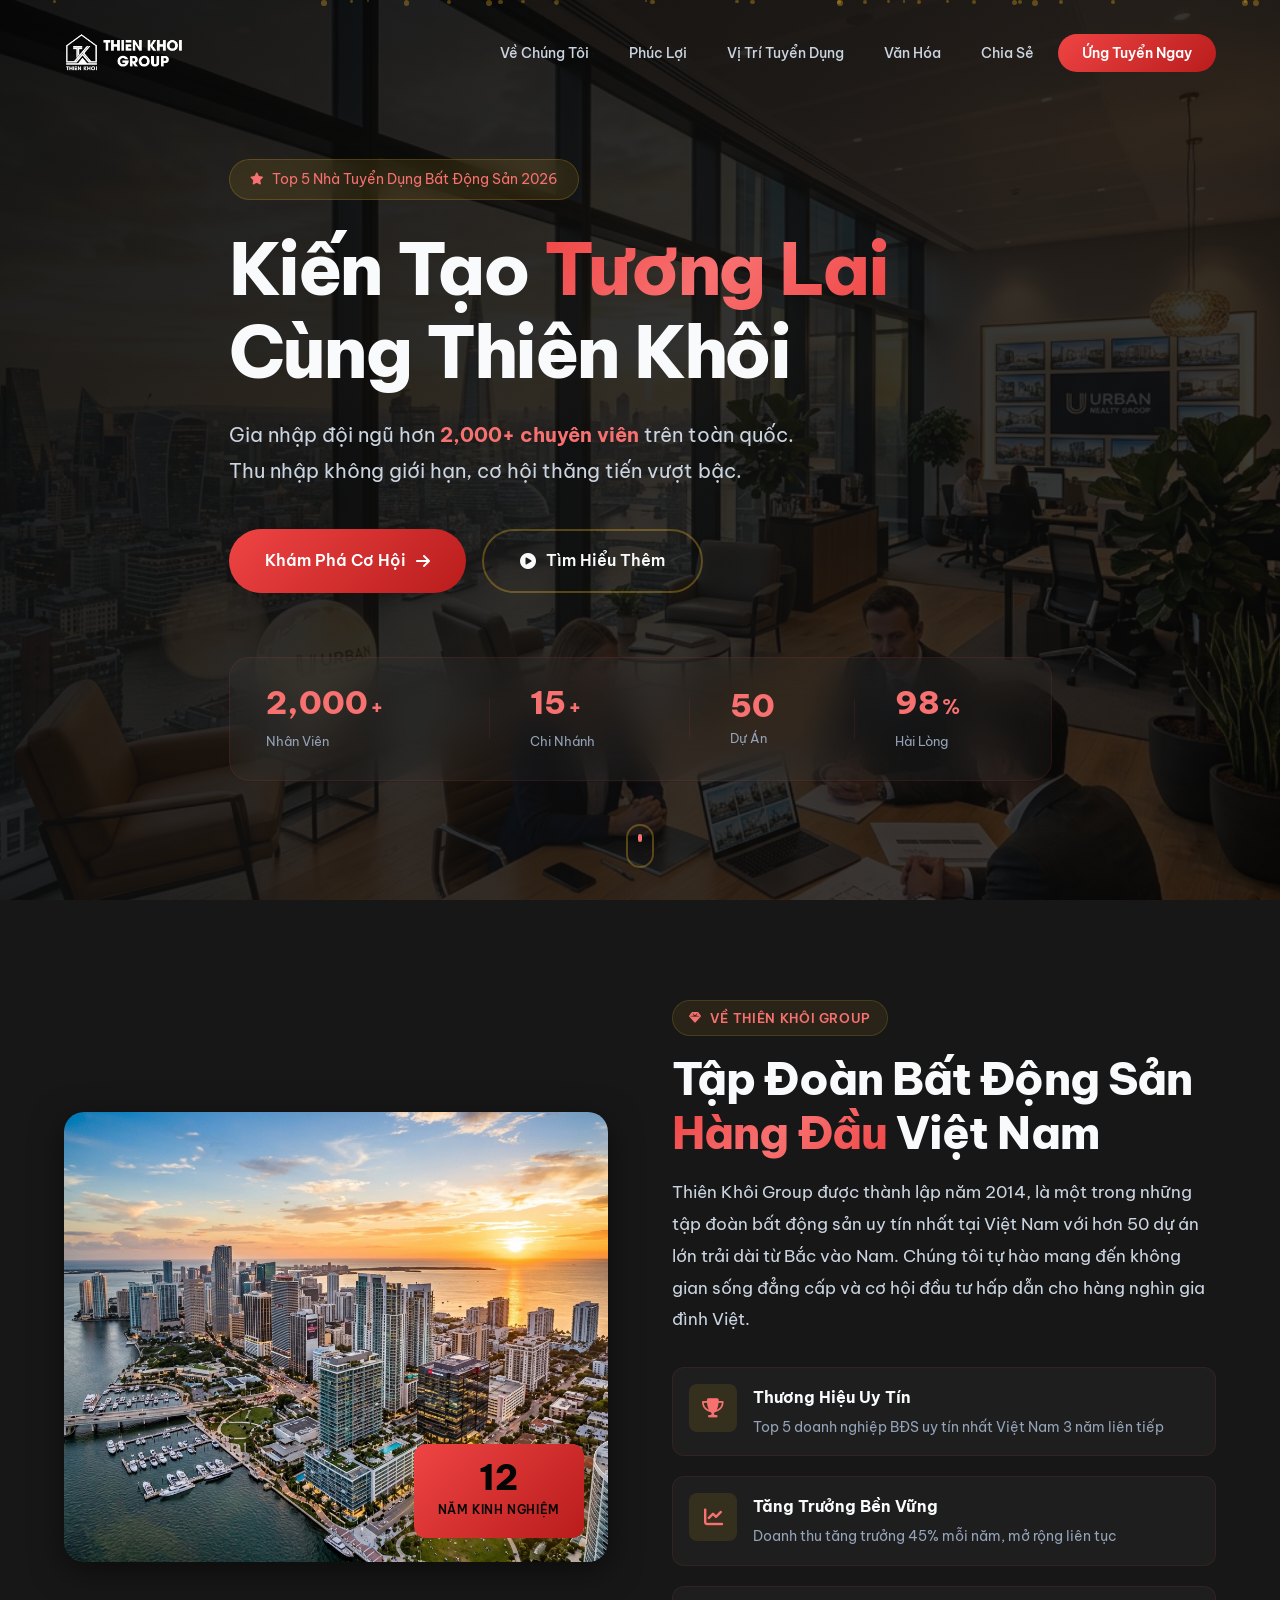
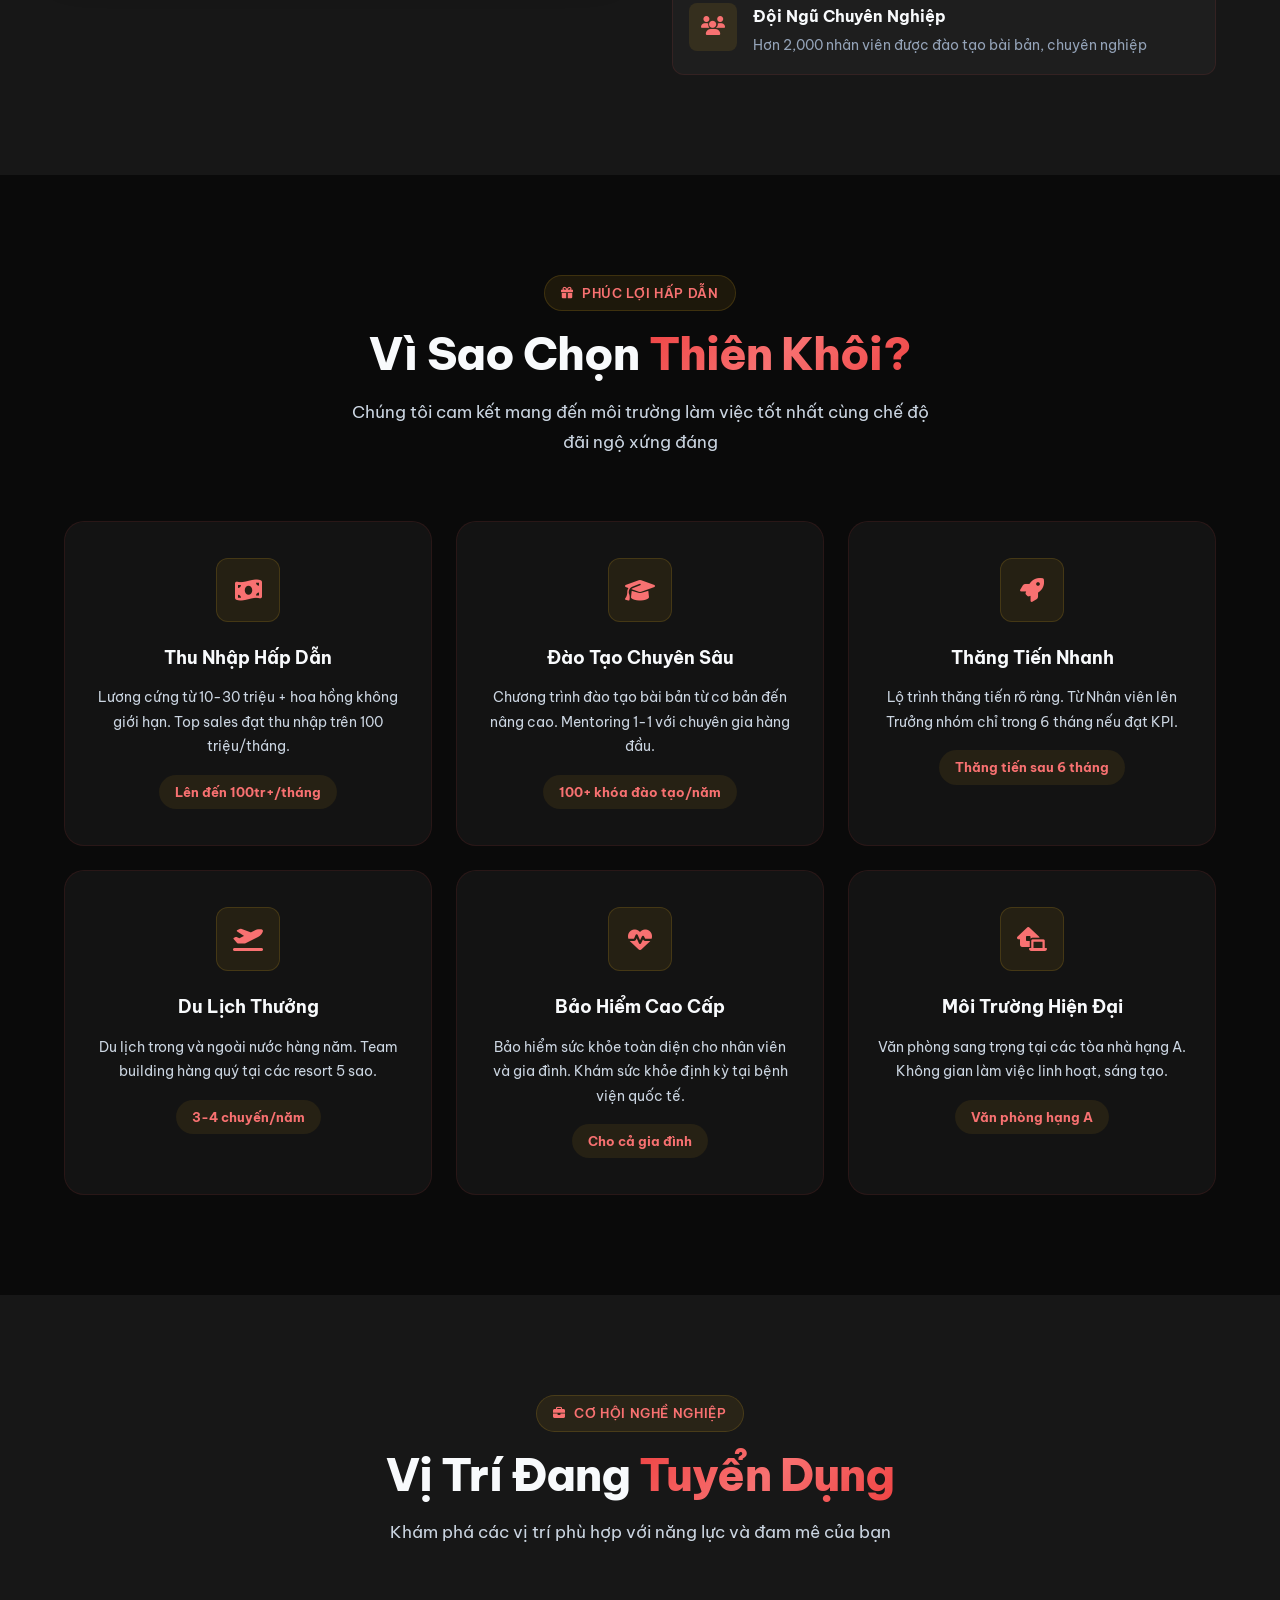
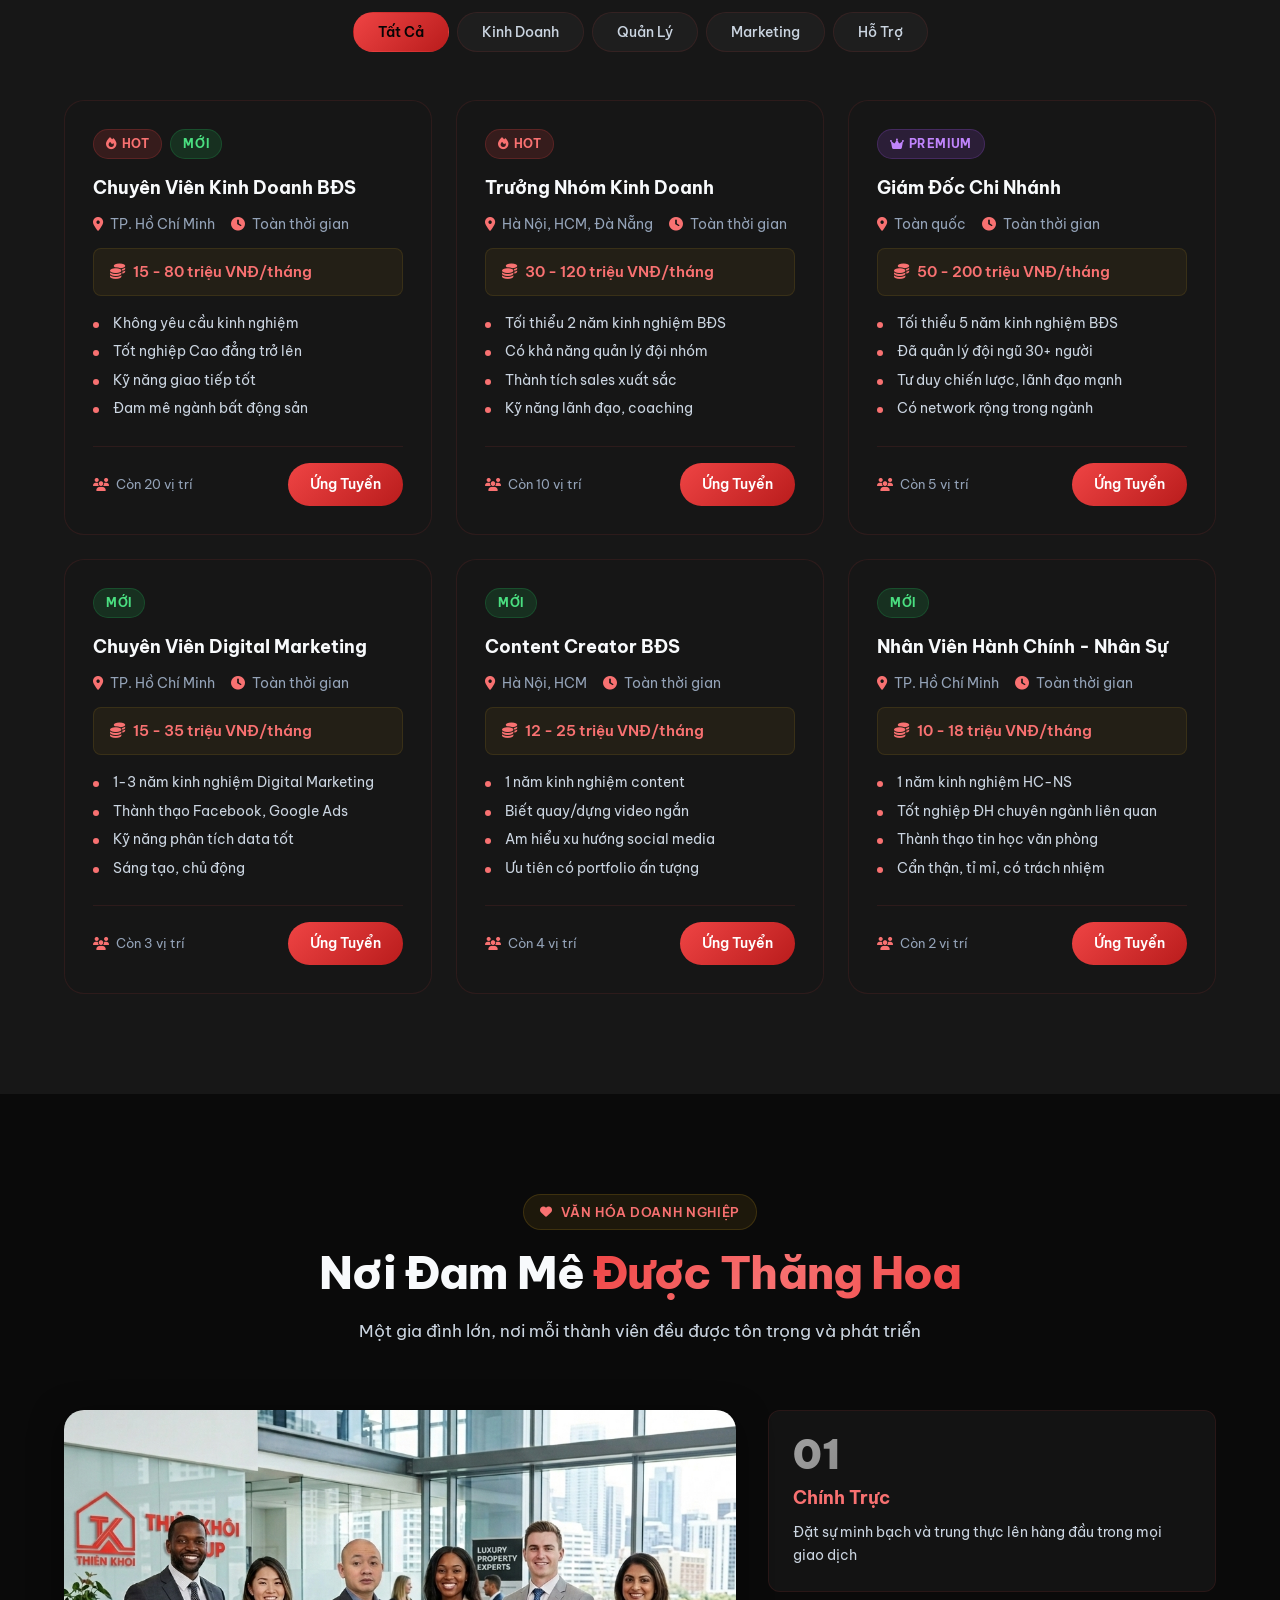
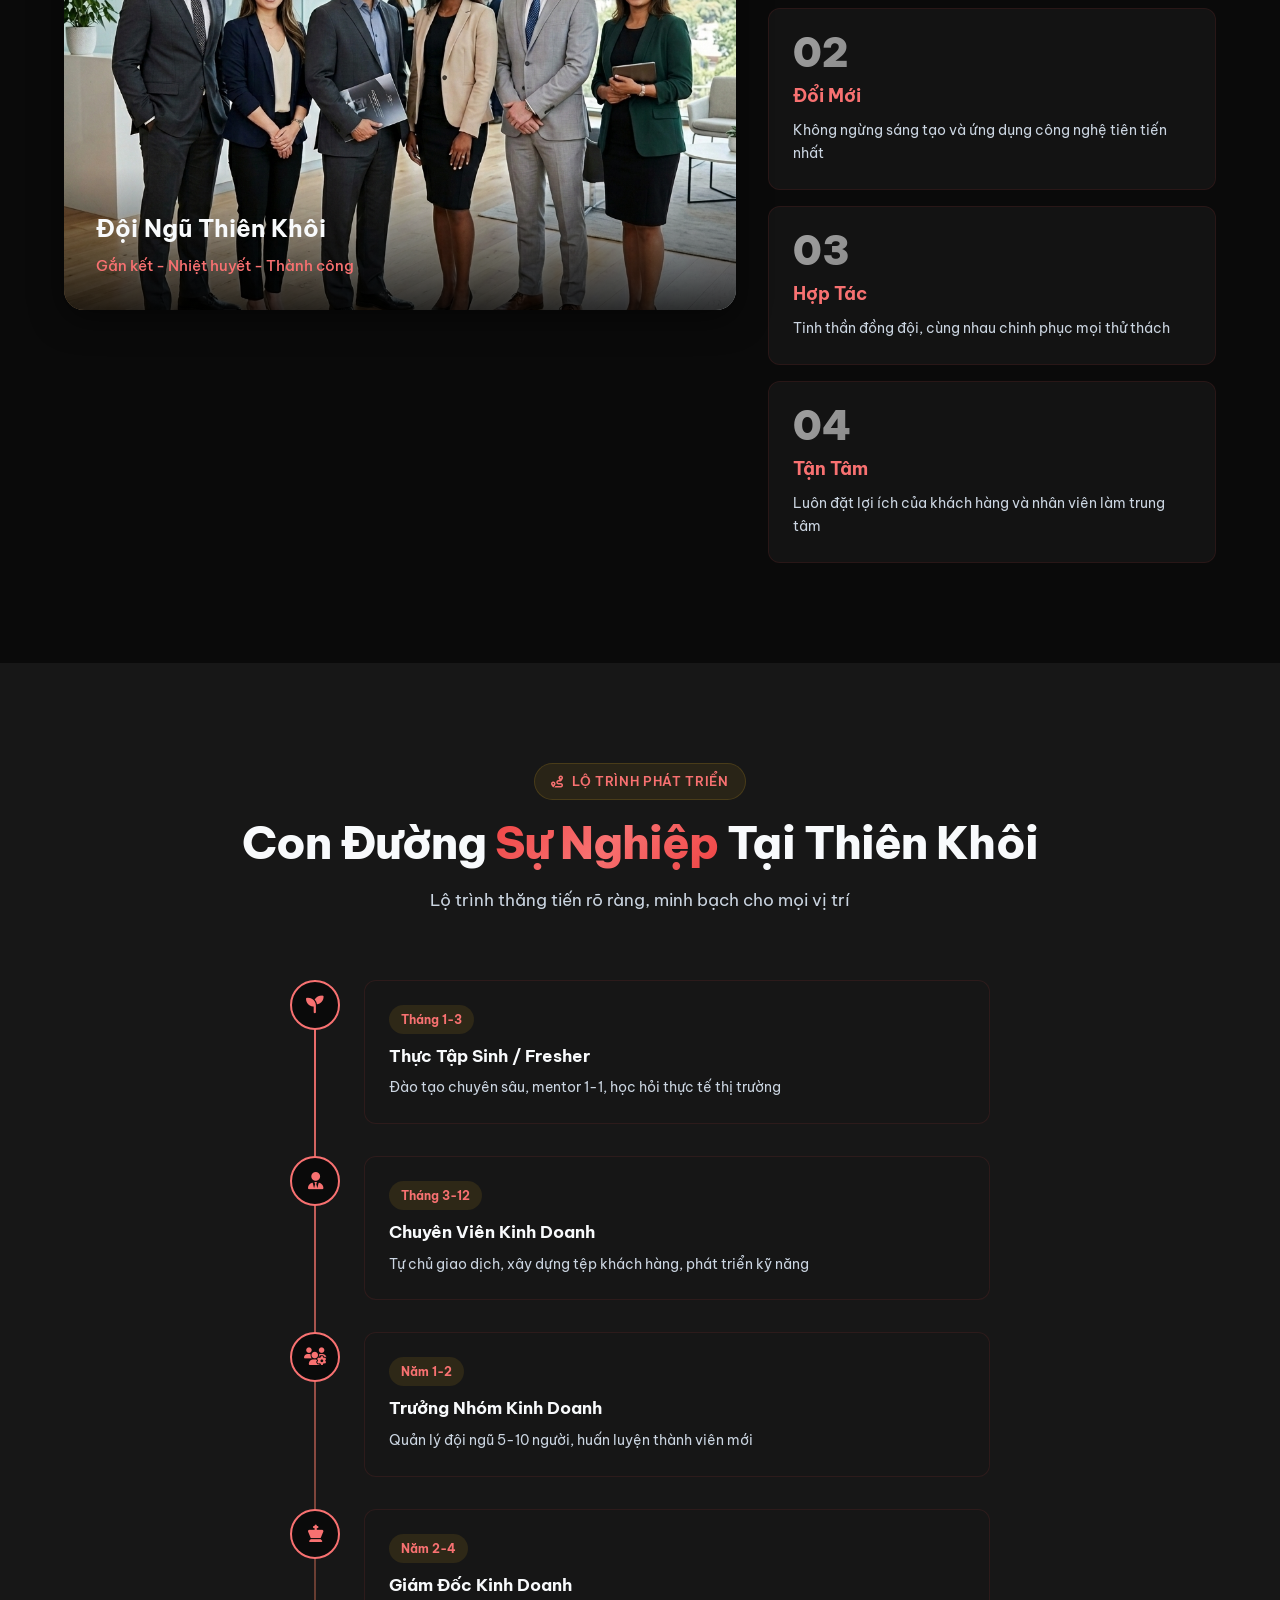
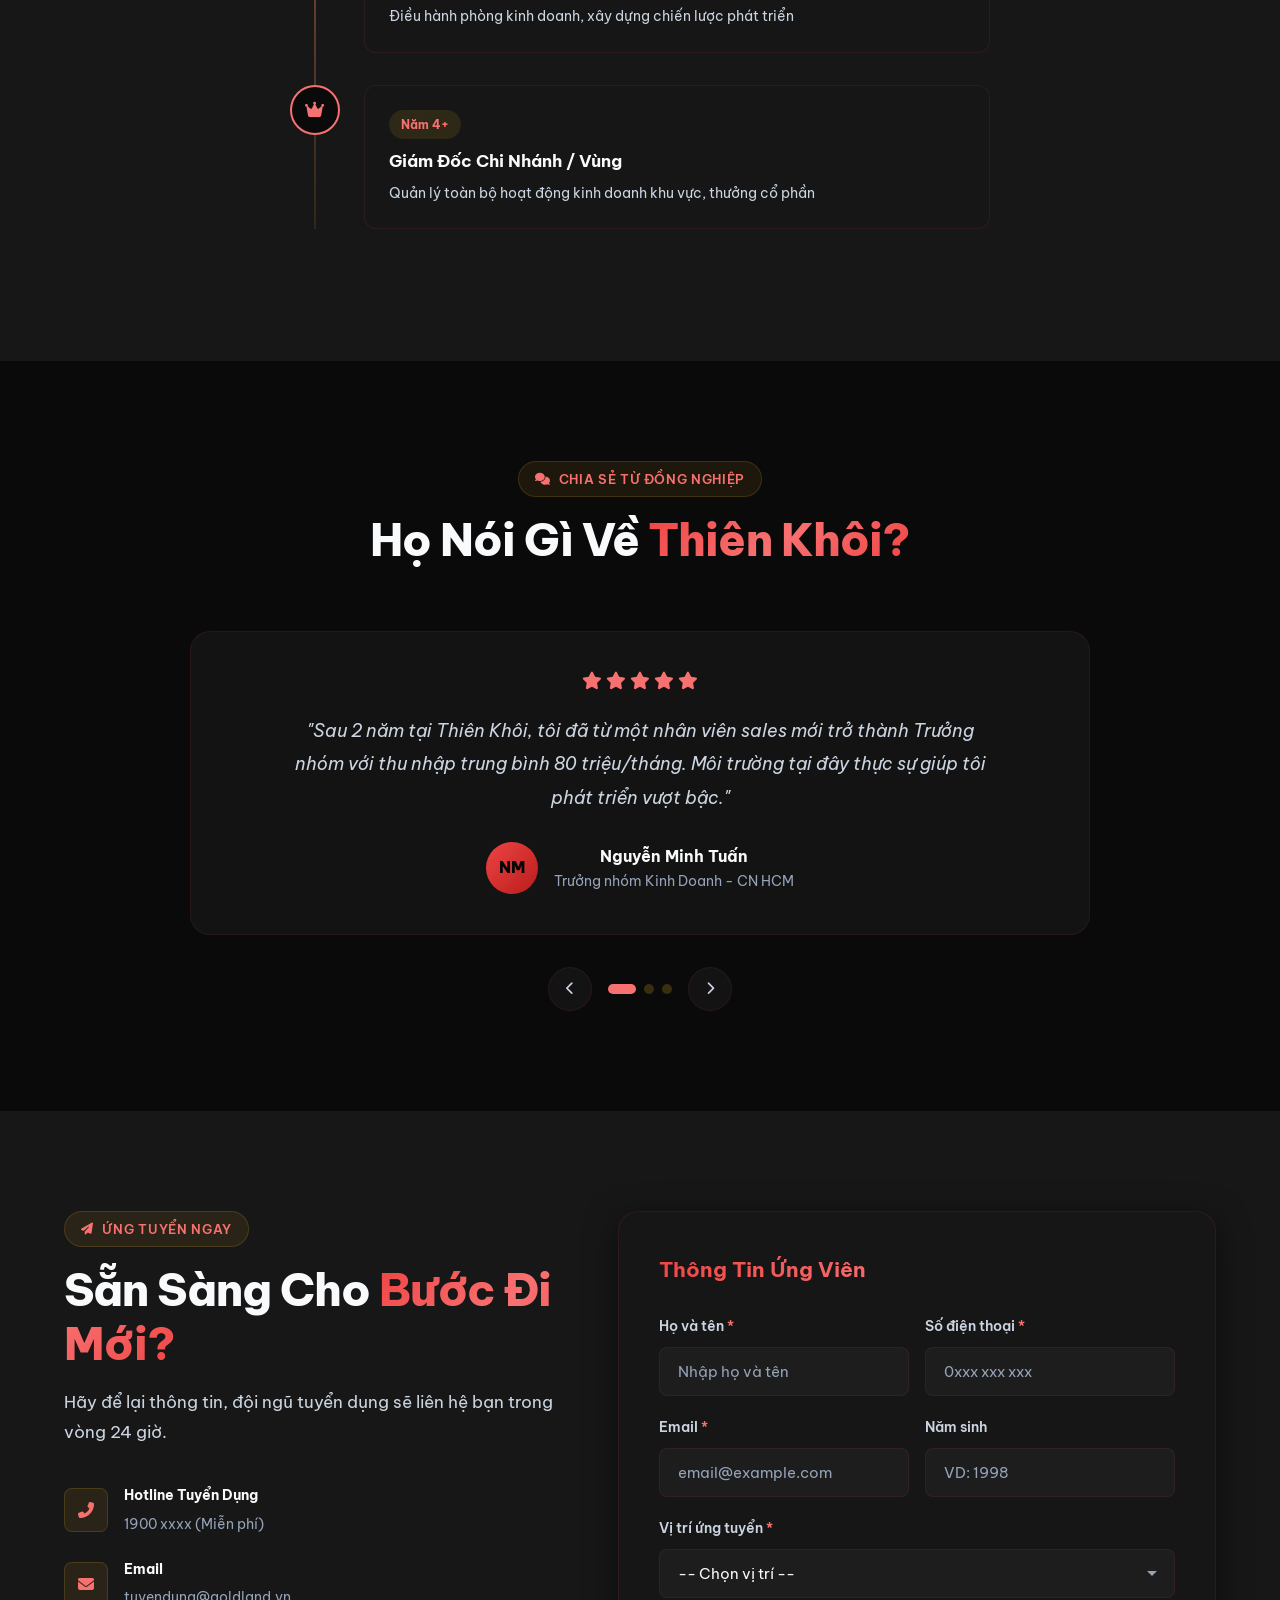
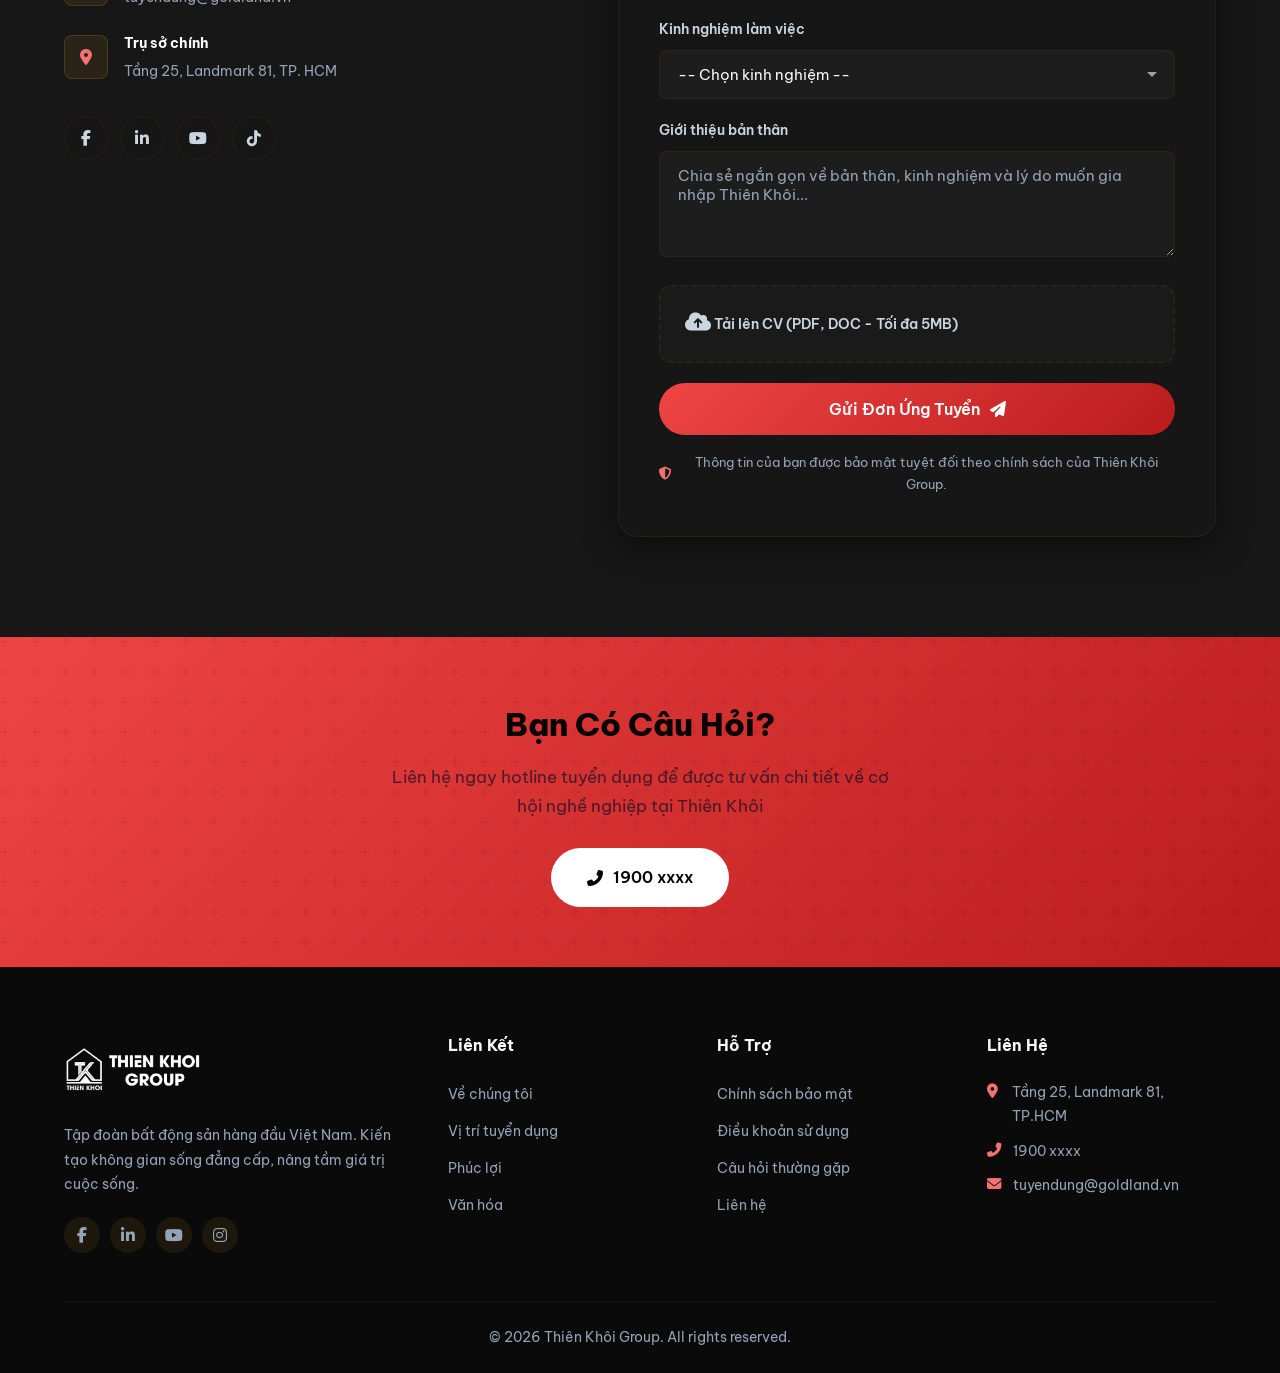
<file: index.html>
<!DOCTYPE html>
<html lang="vi">
<head>
    <meta charset="UTF-8">
    <meta name="viewport" content="width=device-width, initial-scale=1.0">
    <title>Thiên Khôi Group - Tuyển Dụng Nhân Tài Bất Động Sản</title>
    <meta name="description" content="Gia nhập Thiên Khôi Group - Tập đoàn bất động sản hàng đầu Việt Nam. Khám phá cơ hội nghề nghiệp hấp dẫn với thu nhập không giới hạn.">
    <link rel="preconnect" href="https://fonts.googleapis.com">
    <link rel="preconnect" href="https://fonts.gstatic.com" crossorigin>
    <link href="https://fonts.googleapis.com/css2?family=Be+Vietnam+Pro:wght@300;400;500;600;700;800;900&family=Playfair+Display:wght@600;700;800&display=swap" rel="stylesheet">
    <link rel="stylesheet" href="https://cdnjs.cloudflare.com/ajax/libs/font-awesome/6.5.1/css/all.min.css">
    <link rel="stylesheet" href="styles.css">
</head>
<body>
    <!-- Preloader -->
    <div id="preloader">
        <div class="loader">
            <div class="loader-logo">
                <img src="images/Logo.png" alt="Thiên Khôi Logo" class="brand-logo brand-logo-lg">
            </div>
            <div class="loader-bar"><div class="loader-progress"></div></div>
        </div>
    </div>

    <!-- Navigation -->
    <nav id="navbar" class="navbar">
        <div class="container nav-container">
            <a href="#" class="logo" id="logo">
                <img src="images/Logo.png" alt="Thiên Khôi Logo" class="brand-logo">
            </a>
            <ul class="nav-links" id="navLinks">
                <li><a href="#about" class="nav-link">Về Chúng Tôi</a></li>
                <li><a href="#benefits" class="nav-link">Phúc Lợi</a></li>
                <li><a href="#positions" class="nav-link">Vị Trí Tuyển Dụng</a></li>
                <li><a href="#culture" class="nav-link">Văn Hóa</a></li>
                <li><a href="#testimonials" class="nav-link">Chia Sẻ</a></li>
                <li><a href="#apply" class="nav-link btn-nav-apply">Ứng Tuyển Ngay</a></li>
            </ul>
            <button class="hamburger" id="hamburger" aria-label="Toggle navigation">
                <span></span><span></span><span></span>
            </button>
        </div>
    </nav>

    <!-- Hero Section -->
    <header id="hero" class="hero">
        <div class="hero-bg">
            <img src="images/hero-bg.png" alt="Modern real estate office" loading="eager">
            <div class="hero-overlay"></div>
        </div>
        <div class="hero-particles" id="heroParticles"></div>
        <div class="container hero-content">
            <div class="hero-badge animate-on-scroll">
                <i class="fas fa-star"></i>
                <span>Top 5 Nhà Tuyển Dụng Bất Động Sản 2026</span>
            </div>
            <h1 class="hero-title animate-on-scroll">
                Kiến Tạo <span class="gradient-text">Tương Lai</span><br>
                Cùng Thiên Khôi
            </h1>
            <p class="hero-subtitle animate-on-scroll">
                Gia nhập đội ngũ hơn <strong>2,000+ chuyên viên</strong> trên toàn quốc. 
                Thu nhập không giới hạn, cơ hội thăng tiến vượt bậc.
            </p>
            <div class="hero-cta animate-on-scroll">
                <a href="#positions" class="btn btn-primary btn-lg" id="heroApplyBtn">
                    <span>Khám Phá Cơ Hội</span>
                    <i class="fas fa-arrow-right"></i>
                </a>
                <a href="#about" class="btn btn-outline btn-lg" id="heroLearnBtn">
                    <i class="fas fa-play-circle"></i>
                    <span>Tìm Hiểu Thêm</span>
                </a>
            </div>
            <div class="hero-stats animate-on-scroll">
                <div class="stat-item">
                    <div class="stat-number" data-count="2000">0</div>
                    <div class="stat-plus">+</div>
                    <div class="stat-label">Nhân Viên</div>
                </div>
                <div class="stat-divider"></div>
                <div class="stat-item">
                    <div class="stat-number" data-count="15">0</div>
                    <div class="stat-plus">+</div>
                    <div class="stat-label">Chi Nhánh</div>
                </div>
                <div class="stat-divider"></div>
                <div class="stat-item">
                    <div class="stat-number" data-count="50">0</div>
                    <div class="stat-label">Dự Án</div>
                </div>
                <div class="stat-divider"></div>
                <div class="stat-item">
                    <div class="stat-number" data-count="98">0</div>
                    <div class="stat-plus">%</div>
                    <div class="stat-label">Hài Lòng</div>
                </div>
            </div>
        </div>
        <div class="hero-scroll-indicator">
            <a href="#about"><span></span></a>
        </div>
    </header>

    <!-- About Section -->
    <section id="about" class="section about-section">
        <div class="container">
            <div class="about-grid">
                <div class="about-image animate-on-scroll">
                    <div class="about-img-wrapper">
                        <img src="images/skyline.png" alt="Thiên Khôi developments" loading="lazy">
                        <div class="about-img-badge">
                            <span class="badge-number">12</span>
                            <span class="badge-text">Năm kinh nghiệm</span>
                        </div>
                    </div>
                </div>
                <div class="about-content animate-on-scroll">
                    <div class="section-tag">
                        <i class="fas fa-gem"></i>
                        <span>Về Thiên Khôi Group</span>
                    </div>
                    <h2 class="section-title">Tập Đoàn Bất Động Sản <span class="gradient-text">Hàng Đầu</span> Việt Nam</h2>
                    <p class="about-text">
                        Thiên Khôi Group được thành lập năm 2014, là một trong những tập đoàn bất động sản uy tín nhất 
                        tại Việt Nam với hơn 50 dự án lớn trải dài từ Bắc vào Nam. Chúng tôi tự hào mang đến không gian 
                        sống đẳng cấp và cơ hội đầu tư hấp dẫn cho hàng nghìn gia đình Việt.
                    </p>
                    <div class="about-features">
                        <div class="feature-item">
                            <div class="feature-icon"><i class="fas fa-trophy"></i></div>
                            <div>
                                <h4>Thương Hiệu Uy Tín</h4>
                                <p>Top 5 doanh nghiệp BĐS uy tín nhất Việt Nam 3 năm liên tiếp</p>
                            </div>
                        </div>
                        <div class="feature-item">
                            <div class="feature-icon"><i class="fas fa-chart-line"></i></div>
                            <div>
                                <h4>Tăng Trưởng Bền Vững</h4>
                                <p>Doanh thu tăng trưởng 45% mỗi năm, mở rộng liên tục</p>
                            </div>
                        </div>
                        <div class="feature-item">
                            <div class="feature-icon"><i class="fas fa-users"></i></div>
                            <div>
                                <h4>Đội Ngũ Chuyên Nghiệp</h4>
                                <p>Hơn 2,000 nhân viên được đào tạo bài bản, chuyên nghiệp</p>
                            </div>
                        </div>
                    </div>
                </div>
            </div>
        </div>
    </section>

    <!-- Benefits Section -->
    <section id="benefits" class="section benefits-section">
        <div class="container">
            <div class="section-header animate-on-scroll">
                <div class="section-tag center">
                    <i class="fas fa-gift"></i>
                    <span>Phúc Lợi Hấp Dẫn</span>
                </div>
                <h2 class="section-title center">Vì Sao Chọn <span class="gradient-text">Thiên Khôi?</span></h2>
                <p class="section-desc center">Chúng tôi cam kết mang đến môi trường làm việc tốt nhất cùng chế độ đãi ngộ xứng đáng</p>
            </div>
            <div class="benefits-grid">
                <div class="benefit-card animate-on-scroll" data-delay="0">
                    <div class="benefit-icon-wrapper">
                        <div class="benefit-icon"><i class="fas fa-money-bill-wave"></i></div>
                    </div>
                    <h3>Thu Nhập Hấp Dẫn</h3>
                    <p>Lương cứng từ 10-30 triệu + hoa hồng không giới hạn. Top sales đạt thu nhập trên 100 triệu/tháng.</p>
                    <div class="benefit-highlight">Lên đến 100tr+/tháng</div>
                </div>
                <div class="benefit-card animate-on-scroll" data-delay="100">
                    <div class="benefit-icon-wrapper">
                        <div class="benefit-icon"><i class="fas fa-graduation-cap"></i></div>
                    </div>
                    <h3>Đào Tạo Chuyên Sâu</h3>
                    <p>Chương trình đào tạo bài bản từ cơ bản đến nâng cao. Mentoring 1-1 với chuyên gia hàng đầu.</p>
                    <div class="benefit-highlight">100+ khóa đào tạo/năm</div>
                </div>
                <div class="benefit-card animate-on-scroll" data-delay="200">
                    <div class="benefit-icon-wrapper">
                        <div class="benefit-icon"><i class="fas fa-rocket"></i></div>
                    </div>
                    <h3>Thăng Tiến Nhanh</h3>
                    <p>Lộ trình thăng tiến rõ ràng. Từ Nhân viên lên Trưởng nhóm chỉ trong 6 tháng nếu đạt KPI.</p>
                    <div class="benefit-highlight">Thăng tiến sau 6 tháng</div>
                </div>
                <div class="benefit-card animate-on-scroll" data-delay="300">
                    <div class="benefit-icon-wrapper">
                        <div class="benefit-icon"><i class="fas fa-plane-departure"></i></div>
                    </div>
                    <h3>Du Lịch Thưởng</h3>
                    <p>Du lịch trong và ngoài nước hàng năm. Team building hàng quý tại các resort 5 sao.</p>
                    <div class="benefit-highlight">3-4 chuyến/năm</div>
                </div>
                <div class="benefit-card animate-on-scroll" data-delay="400">
                    <div class="benefit-icon-wrapper">
                        <div class="benefit-icon"><i class="fas fa-heartbeat"></i></div>
                    </div>
                    <h3>Bảo Hiểm Cao Cấp</h3>
                    <p>Bảo hiểm sức khỏe toàn diện cho nhân viên và gia đình. Khám sức khỏe định kỳ tại bệnh viện quốc tế.</p>
                    <div class="benefit-highlight">Cho cả gia đình</div>
                </div>
                <div class="benefit-card animate-on-scroll" data-delay="500">
                    <div class="benefit-icon-wrapper">
                        <div class="benefit-icon"><i class="fas fa-laptop-house"></i></div>
                    </div>
                    <h3>Môi Trường Hiện Đại</h3>
                    <p>Văn phòng sang trọng tại các tòa nhà hạng A. Không gian làm việc linh hoạt, sáng tạo.</p>
                    <div class="benefit-highlight">Văn phòng hạng A</div>
                </div>
            </div>
        </div>
    </section>

    <!-- Positions Section -->
    <section id="positions" class="section positions-section">
        <div class="container">
            <div class="section-header animate-on-scroll">
                <div class="section-tag center">
                    <i class="fas fa-briefcase"></i>
                    <span>Cơ Hội Nghề Nghiệp</span>
                </div>
                <h2 class="section-title center">Vị Trí Đang <span class="gradient-text">Tuyển Dụng</span></h2>
                <p class="section-desc center">Khám phá các vị trí phù hợp với năng lực và đam mê của bạn</p>
            </div>
            <div class="positions-filter animate-on-scroll">
                <button class="filter-btn active" data-filter="all" id="filterAll">Tất Cả</button>
                <button class="filter-btn" data-filter="sales" id="filterSales">Kinh Doanh</button>
                <button class="filter-btn" data-filter="management" id="filterManagement">Quản Lý</button>
                <button class="filter-btn" data-filter="marketing" id="filterMarketing">Marketing</button>
                <button class="filter-btn" data-filter="support" id="filterSupport">Hỗ Trợ</button>
            </div>
            <div class="positions-grid" id="positionsGrid">
                <!-- Position Card 1 -->
                <div class="position-card animate-on-scroll" data-category="sales" id="positionSalesExec">
                    <div class="position-header">
                        <div class="position-tag tag-hot"><i class="fas fa-fire"></i> Hot</div>
                        <div class="position-tag tag-new">Mới</div>
                    </div>
                    <h3 class="position-title">Chuyên Viên Kinh Doanh BĐS</h3>
                    <div class="position-meta">
                        <span><i class="fas fa-map-marker-alt"></i> TP. Hồ Chí Minh</span>
                        <span><i class="fas fa-clock"></i> Toàn thời gian</span>
                    </div>
                    <div class="position-salary">
                        <i class="fas fa-coins"></i>
                        <span>15 - 80 triệu VNĐ/tháng</span>
                    </div>
                    <ul class="position-requirements">
                        <li>Không yêu cầu kinh nghiệm</li>
                        <li>Tốt nghiệp Cao đẳng trở lên</li>
                        <li>Kỹ năng giao tiếp tốt</li>
                        <li>Đam mê ngành bất động sản</li>
                    </ul>
                    <div class="position-footer">
                        <span class="position-slots"><i class="fas fa-users"></i> Còn 20 vị trí</span>
                        <a href="#apply" class="btn btn-primary btn-sm">Ứng Tuyển</a>
                    </div>
                </div>
                <!-- Position Card 2 -->
                <div class="position-card animate-on-scroll" data-category="sales" id="positionSeniorSales">
                    <div class="position-header">
                        <div class="position-tag tag-hot"><i class="fas fa-fire"></i> Hot</div>
                    </div>
                    <h3 class="position-title">Trưởng Nhóm Kinh Doanh</h3>
                    <div class="position-meta">
                        <span><i class="fas fa-map-marker-alt"></i> Hà Nội, HCM, Đà Nẵng</span>
                        <span><i class="fas fa-clock"></i> Toàn thời gian</span>
                    </div>
                    <div class="position-salary">
                        <i class="fas fa-coins"></i>
                        <span>30 - 120 triệu VNĐ/tháng</span>
                    </div>
                    <ul class="position-requirements">
                        <li>Tối thiểu 2 năm kinh nghiệm BĐS</li>
                        <li>Có khả năng quản lý đội nhóm</li>
                        <li>Thành tích sales xuất sắc</li>
                        <li>Kỹ năng lãnh đạo, coaching</li>
                    </ul>
                    <div class="position-footer">
                        <span class="position-slots"><i class="fas fa-users"></i> Còn 10 vị trí</span>
                        <a href="#apply" class="btn btn-primary btn-sm">Ứng Tuyển</a>
                    </div>
                </div>
                <!-- Position Card 3 -->
                <div class="position-card animate-on-scroll" data-category="management" id="positionBranchMgr">
                    <div class="position-header">
                        <div class="position-tag tag-premium"><i class="fas fa-crown"></i> Premium</div>
                    </div>
                    <h3 class="position-title">Giám Đốc Chi Nhánh</h3>
                    <div class="position-meta">
                        <span><i class="fas fa-map-marker-alt"></i> Toàn quốc</span>
                        <span><i class="fas fa-clock"></i> Toàn thời gian</span>
                    </div>
                    <div class="position-salary">
                        <i class="fas fa-coins"></i>
                        <span>50 - 200 triệu VNĐ/tháng</span>
                    </div>
                    <ul class="position-requirements">
                        <li>Tối thiểu 5 năm kinh nghiệm BĐS</li>
                        <li>Đã quản lý đội ngũ 30+ người</li>
                        <li>Tư duy chiến lược, lãnh đạo mạnh</li>
                        <li>Có network rộng trong ngành</li>
                    </ul>
                    <div class="position-footer">
                        <span class="position-slots"><i class="fas fa-users"></i> Còn 5 vị trí</span>
                        <a href="#apply" class="btn btn-primary btn-sm">Ứng Tuyển</a>
                    </div>
                </div>
                <!-- Position Card 4 -->
                <div class="position-card animate-on-scroll" data-category="marketing" id="positionDigitalMkt">
                    <div class="position-header">
                        <div class="position-tag tag-new">Mới</div>
                    </div>
                    <h3 class="position-title">Chuyên Viên Digital Marketing</h3>
                    <div class="position-meta">
                        <span><i class="fas fa-map-marker-alt"></i> TP. Hồ Chí Minh</span>
                        <span><i class="fas fa-clock"></i> Toàn thời gian</span>
                    </div>
                    <div class="position-salary">
                        <i class="fas fa-coins"></i>
                        <span>15 - 35 triệu VNĐ/tháng</span>
                    </div>
                    <ul class="position-requirements">
                        <li>1-3 năm kinh nghiệm Digital Marketing</li>
                        <li>Thành thạo Facebook, Google Ads</li>
                        <li>Kỹ năng phân tích data tốt</li>
                        <li>Sáng tạo, chủ động</li>
                    </ul>
                    <div class="position-footer">
                        <span class="position-slots"><i class="fas fa-users"></i> Còn 3 vị trí</span>
                        <a href="#apply" class="btn btn-primary btn-sm">Ứng Tuyển</a>
                    </div>
                </div>
                <!-- Position Card 5 -->
                <div class="position-card animate-on-scroll" data-category="marketing" id="positionContentMkt">
                    <div class="position-header">
                        <div class="position-tag tag-new">Mới</div>
                    </div>
                    <h3 class="position-title">Content Creator BĐS</h3>
                    <div class="position-meta">
                        <span><i class="fas fa-map-marker-alt"></i> Hà Nội, HCM</span>
                        <span><i class="fas fa-clock"></i> Toàn thời gian</span>
                    </div>
                    <div class="position-salary">
                        <i class="fas fa-coins"></i>
                        <span>12 - 25 triệu VNĐ/tháng</span>
                    </div>
                    <ul class="position-requirements">
                        <li>1 năm kinh nghiệm content</li>
                        <li>Biết quay/dựng video ngắn</li>
                        <li>Am hiểu xu hướng social media</li>
                        <li>Ưu tiên có portfolio ấn tượng</li>
                    </ul>
                    <div class="position-footer">
                        <span class="position-slots"><i class="fas fa-users"></i> Còn 4 vị trí</span>
                        <a href="#apply" class="btn btn-primary btn-sm">Ứng Tuyển</a>
                    </div>
                </div>
                <!-- Position Card 6 -->
                <div class="position-card animate-on-scroll" data-category="support" id="positionAdmin">
                    <div class="position-header">
                        <div class="position-tag tag-new">Mới</div>
                    </div>
                    <h3 class="position-title">Nhân Viên Hành Chính - Nhân Sự</h3>
                    <div class="position-meta">
                        <span><i class="fas fa-map-marker-alt"></i> TP. Hồ Chí Minh</span>
                        <span><i class="fas fa-clock"></i> Toàn thời gian</span>
                    </div>
                    <div class="position-salary">
                        <i class="fas fa-coins"></i>
                        <span>10 - 18 triệu VNĐ/tháng</span>
                    </div>
                    <ul class="position-requirements">
                        <li>1 năm kinh nghiệm HC-NS</li>
                        <li>Tốt nghiệp ĐH chuyên ngành liên quan</li>
                        <li>Thành thạo tin học văn phòng</li>
                        <li>Cẩn thận, tỉ mỉ, có trách nhiệm</li>
                    </ul>
                    <div class="position-footer">
                        <span class="position-slots"><i class="fas fa-users"></i> Còn 2 vị trí</span>
                        <a href="#apply" class="btn btn-primary btn-sm">Ứng Tuyển</a>
                    </div>
                </div>
            </div>
        </div>
    </section>

    <!-- Culture Section -->
    <section id="culture" class="section culture-section">
        <div class="container">
            <div class="section-header animate-on-scroll">
                <div class="section-tag center">
                    <i class="fas fa-heart"></i>
                    <span>Văn Hóa Doanh Nghiệp</span>
                </div>
                <h2 class="section-title center">Nơi Đam Mê <span class="gradient-text">Được Thăng Hoa</span></h2>
                <p class="section-desc center">Một gia đình lớn, nơi mỗi thành viên đều được tôn trọng và phát triển</p>
            </div>
            <div class="culture-showcase">
                <div class="culture-main-image animate-on-scroll">
                    <img src="images/team.png" alt="Thiên Khôi team culture" loading="lazy">
                    <div class="culture-overlay-text">
                        <h3>Đội Ngũ Thiên Khôi</h3>
                        <p>Gắn kết - Nhiệt huyết - Thành công</p>
                    </div>
                </div>
                <div class="culture-values">
                    <div class="culture-value-card animate-on-scroll" data-delay="0">
                        <div class="value-number">01</div>
                        <h4>Chính Trực</h4>
                        <p>Đặt sự minh bạch và trung thực lên hàng đầu trong mọi giao dịch</p>
                    </div>
                    <div class="culture-value-card animate-on-scroll" data-delay="100">
                        <div class="value-number">02</div>
                        <h4>Đổi Mới</h4>
                        <p>Không ngừng sáng tạo và ứng dụng công nghệ tiên tiến nhất</p>
                    </div>
                    <div class="culture-value-card animate-on-scroll" data-delay="200">
                        <div class="value-number">03</div>
                        <h4>Hợp Tác</h4>
                        <p>Tinh thần đồng đội, cùng nhau chinh phục mọi thử thách</p>
                    </div>
                    <div class="culture-value-card animate-on-scroll" data-delay="300">
                        <div class="value-number">04</div>
                        <h4>Tận Tâm</h4>
                        <p>Luôn đặt lợi ích của khách hàng và nhân viên làm trung tâm</p>
                    </div>
                </div>
            </div>
        </div>
    </section>

    <!-- Career Path Section -->
    <section class="section career-section">
        <div class="container">
            <div class="section-header animate-on-scroll">
                <div class="section-tag center">
                    <i class="fas fa-route"></i>
                    <span>Lộ Trình Phát Triển</span>
                </div>
                <h2 class="section-title center">Con Đường <span class="gradient-text">Sự Nghiệp</span> Tại Thiên Khôi</h2>
                <p class="section-desc center">Lộ trình thăng tiến rõ ràng, minh bạch cho mọi vị trí</p>
            </div>
            <div class="career-timeline">
                <div class="timeline-item animate-on-scroll" data-delay="0">
                    <div class="timeline-icon"><i class="fas fa-seedling"></i></div>
                    <div class="timeline-content">
                        <div class="timeline-period">Tháng 1-3</div>
                        <h4>Thực Tập Sinh / Fresher</h4>
                        <p>Đào tạo chuyên sâu, mentor 1-1, học hỏi thực tế thị trường</p>
                    </div>
                </div>
                <div class="timeline-item animate-on-scroll" data-delay="150">
                    <div class="timeline-icon"><i class="fas fa-user-tie"></i></div>
                    <div class="timeline-content">
                        <div class="timeline-period">Tháng 3-12</div>
                        <h4>Chuyên Viên Kinh Doanh</h4>
                        <p>Tự chủ giao dịch, xây dựng tệp khách hàng, phát triển kỹ năng</p>
                    </div>
                </div>
                <div class="timeline-item animate-on-scroll" data-delay="300">
                    <div class="timeline-icon"><i class="fas fa-users-cog"></i></div>
                    <div class="timeline-content">
                        <div class="timeline-period">Năm 1-2</div>
                        <h4>Trưởng Nhóm Kinh Doanh</h4>
                        <p>Quản lý đội ngũ 5-10 người, huấn luyện thành viên mới</p>
                    </div>
                </div>
                <div class="timeline-item animate-on-scroll" data-delay="450">
                    <div class="timeline-icon"><i class="fas fa-chess-king"></i></div>
                    <div class="timeline-content">
                        <div class="timeline-period">Năm 2-4</div>
                        <h4>Giám Đốc Kinh Doanh</h4>
                        <p>Điều hành phòng kinh doanh, xây dựng chiến lược phát triển</p>
                    </div>
                </div>
                <div class="timeline-item animate-on-scroll" data-delay="600">
                    <div class="timeline-icon"><i class="fas fa-crown"></i></div>
                    <div class="timeline-content">
                        <div class="timeline-period">Năm 4+</div>
                        <h4>Giám Đốc Chi Nhánh / Vùng</h4>
                        <p>Quản lý toàn bộ hoạt động kinh doanh khu vực, thưởng cổ phần</p>
                    </div>
                </div>
            </div>
        </div>
    </section>

    <!-- Testimonials Section -->
    <section id="testimonials" class="section testimonials-section">
        <div class="container">
            <div class="section-header animate-on-scroll">
                <div class="section-tag center">
                    <i class="fas fa-comments"></i>
                    <span>Chia Sẻ Từ Đồng Nghiệp</span>
                </div>
                <h2 class="section-title center">Họ Nói Gì Về <span class="gradient-text">Thiên Khôi?</span></h2>
            </div>
            <div class="testimonials-slider" id="testimonialSlider">
                <div class="testimonial-track" id="testimonialTrack">
                    <div class="testimonial-card">
                        <div class="testimonial-stars">
                            <i class="fas fa-star"></i><i class="fas fa-star"></i><i class="fas fa-star"></i><i class="fas fa-star"></i><i class="fas fa-star"></i>
                        </div>
                        <blockquote>
                            "Sau 2 năm tại Thiên Khôi, tôi đã từ một nhân viên sales mới trở thành Trưởng nhóm với thu nhập 
                            trung bình 80 triệu/tháng. Môi trường tại đây thực sự giúp tôi phát triển vượt bậc."
                        </blockquote>
                        <div class="testimonial-author">
                            <div class="author-avatar">NM</div>
                            <div>
                                <div class="author-name">Nguyễn Minh Tuấn</div>
                                <div class="author-role">Trưởng nhóm Kinh Doanh - CN HCM</div>
                            </div>
                        </div>
                    </div>
                    <div class="testimonial-card">
                        <div class="testimonial-stars">
                            <i class="fas fa-star"></i><i class="fas fa-star"></i><i class="fas fa-star"></i><i class="fas fa-star"></i><i class="fas fa-star"></i>
                        </div>
                        <blockquote>
                            "Điều tôi yêu thích nhất ở Thiên Khôi là văn hóa doanh nghiệp. Mọi người luôn hỗ trợ lẫn nhau, 
                            không có sự cạnh tranh tiêu cực. Ban lãnh đạo luôn lắng nghe và tạo điều kiện tốt nhất."
                        </blockquote>
                        <div class="testimonial-author">
                            <div class="author-avatar">TL</div>
                            <div>
                                <div class="author-name">Trần Linh Chi</div>
                                <div class="author-role">Chuyên viên Marketing - CN Hà Nội</div>
                            </div>
                        </div>
                    </div>
                    <div class="testimonial-card">
                        <div class="testimonial-stars">
                            <i class="fas fa-star"></i><i class="fas fa-star"></i><i class="fas fa-star"></i><i class="fas fa-star"></i><i class="fas fa-star"></i>
                        </div>
                        <blockquote>
                            "Tôi gia nhập Thiên Khôi khi chưa có kinh nghiệm BĐS. Chương trình đào tạo tại đây rất bài bản, 
                            chỉ sau 6 tháng tôi đã tự tin chốt được những giao dịch lớn đầu tiên."
                        </blockquote>
                        <div class="testimonial-author">
                            <div class="author-avatar">PH</div>
                            <div>
                                <div class="author-name">Phạm Hoàng Nam</div>
                                <div class="author-role">Chuyên viên Kinh Doanh - CN Đà Nẵng</div>
                            </div>
                        </div>
                    </div>
                </div>
                <div class="testimonial-nav">
                    <button class="testimonial-btn" id="testimonialPrev"><i class="fas fa-chevron-left"></i></button>
                    <div class="testimonial-dots" id="testimonialDots"></div>
                    <button class="testimonial-btn" id="testimonialNext"><i class="fas fa-chevron-right"></i></button>
                </div>
            </div>
        </div>
    </section>

    <!-- Application Form Section -->
    <section id="apply" class="section apply-section">
        <div class="container">
            <div class="apply-wrapper">
                <div class="apply-info animate-on-scroll">
                    <div class="section-tag">
                        <i class="fas fa-paper-plane"></i>
                        <span>Ứng Tuyển Ngay</span>
                    </div>
                    <h2 class="section-title">Sẵn Sàng Cho <span class="gradient-text">Bước Đi Mới?</span></h2>
                    <p>Hãy để lại thông tin, đội ngũ tuyển dụng sẽ liên hệ bạn trong vòng 24 giờ.</p>
                    <div class="apply-contact-list">
                        <div class="apply-contact-item">
                            <i class="fas fa-phone-alt"></i>
                            <div>
                                <strong>Hotline Tuyển Dụng</strong>
                                <span>1900 xxxx (Miễn phí)</span>
                            </div>
                        </div>
                        <div class="apply-contact-item">
                            <i class="fas fa-envelope"></i>
                            <div>
                                <strong>Email</strong>
                                <span>tuyendung@goldland.vn</span>
                            </div>
                        </div>
                        <div class="apply-contact-item">
                            <i class="fas fa-map-marker-alt"></i>
                            <div>
                                <strong>Trụ sở chính</strong>
                                <span>Tầng 25, Landmark 81, TP. HCM</span>
                            </div>
                        </div>
                    </div>
                    <div class="apply-social">
                        <a href="#" aria-label="Facebook"><i class="fab fa-facebook-f"></i></a>
                        <a href="#" aria-label="LinkedIn"><i class="fab fa-linkedin-in"></i></a>
                        <a href="#" aria-label="YouTube"><i class="fab fa-youtube"></i></a>
                        <a href="#" aria-label="TikTok"><i class="fab fa-tiktok"></i></a>
                    </div>
                </div>
                <div class="apply-form-wrap animate-on-scroll">
                    <form id="applicationForm" class="apply-form">
                        <h3>Thông Tin Ứng Viên</h3>
                        <div class="form-row">
                            <div class="form-group">
                                <label for="fullName">Họ và tên <span class="required">*</span></label>
                                <input type="text" id="fullName" name="fullName" placeholder="Nhập họ và tên" required>
                            </div>
                            <div class="form-group">
                                <label for="phone">Số điện thoại <span class="required">*</span></label>
                                <input type="tel" id="phone" name="phone" placeholder="0xxx xxx xxx" required>
                            </div>
                        </div>
                        <div class="form-row">
                            <div class="form-group">
                                <label for="email">Email <span class="required">*</span></label>
                                <input type="email" id="email" name="email" placeholder="email@example.com" required>
                            </div>
                            <div class="form-group">
                                <label for="birthYear">Năm sinh</label>
                                <input type="number" id="birthYear" name="birthYear" placeholder="VD: 1998" min="1970" max="2008">
                            </div>
                        </div>
                        <div class="form-group">
                            <label for="position">Vị trí ứng tuyển <span class="required">*</span></label>
                            <select id="position" name="position" required>
                                <option value="">-- Chọn vị trí --</option>
                                <option value="sales">Chuyên Viên Kinh Doanh BĐS</option>
                                <option value="team-lead">Trưởng Nhóm Kinh Doanh</option>
                                <option value="branch-director">Giám Đốc Chi Nhánh</option>
                                <option value="digital-marketing">Chuyên Viên Digital Marketing</option>
                                <option value="content-creator">Content Creator BĐS</option>
                                <option value="hr-admin">Nhân Viên Hành Chính - Nhân Sự</option>
                            </select>
                        </div>
                        <div class="form-group">
                            <label for="experience">Kinh nghiệm làm việc</label>
                            <select id="experience" name="experience">
                                <option value="">-- Chọn kinh nghiệm --</option>
                                <option value="0">Chưa có kinh nghiệm</option>
                                <option value="1">Dưới 1 năm</option>
                                <option value="1-3">1 - 3 năm</option>
                                <option value="3-5">3 - 5 năm</option>
                                <option value="5+">Trên 5 năm</option>
                            </select>
                        </div>
                        <div class="form-group">
                            <label for="message">Giới thiệu bản thân</label>
                            <textarea id="message" name="message" rows="4" placeholder="Chia sẻ ngắn gọn về bản thân, kinh nghiệm và lý do muốn gia nhập Thiên Khôi..."></textarea>
                        </div>
                        <div class="form-group">
                            <label class="file-upload-label" for="resume">
                                <i class="fas fa-cloud-upload-alt"></i>
                                <span>Tải lên CV (PDF, DOC - Tối đa 5MB)</span>
                                <input type="file" id="resume" name="resume" accept=".pdf,.doc,.docx" class="file-input">
                            </label>
                            <div class="file-name" id="fileName"></div>
                        </div>
                        <button type="submit" class="btn btn-primary btn-lg btn-full" id="submitBtn">
                            <span>Gửi Đơn Ứng Tuyển</span>
                            <i class="fas fa-paper-plane"></i>
                        </button>
                        <p class="form-note"><i class="fas fa-shield-alt"></i> Thông tin của bạn được bảo mật tuyệt đối theo chính sách của Thiên Khôi Group.</p>
                    </form>
                </div>
            </div>
        </div>
    </section>

    <!-- CTA Banner -->
    <section class="cta-banner">
        <div class="container">
            <div class="cta-content animate-on-scroll">
                <h2>Bạn Có Câu Hỏi?</h2>
                <p>Liên hệ ngay hotline tuyển dụng để được tư vấn chi tiết về cơ hội nghề nghiệp tại Thiên Khôi</p>
                <a href="tel:19001234" class="btn btn-white btn-lg">
                    <i class="fas fa-phone-alt"></i>
                    <span>1900 xxxx</span>
                </a>
            </div>
        </div>
    </section>

    <!-- Footer -->
    <footer class="footer">
        <div class="container">
            <div class="footer-grid">
                <div class="footer-brand">
                    <a href="#" class="footer-logo">
                        <img src="images/Logo.png" alt="Thiên Khôi Logo" class="brand-logo brand-logo-md">
                    </a>
                    <p>Tập đoàn bất động sản hàng đầu Việt Nam. Kiến tạo không gian sống đẳng cấp, nâng tầm giá trị cuộc sống.</p>
                    <div class="footer-social">
                        <a href="#" aria-label="Facebook"><i class="fab fa-facebook-f"></i></a>
                        <a href="#" aria-label="LinkedIn"><i class="fab fa-linkedin-in"></i></a>
                        <a href="#" aria-label="YouTube"><i class="fab fa-youtube"></i></a>
                        <a href="#" aria-label="Instagram"><i class="fab fa-instagram"></i></a>
                    </div>
                </div>
                <div class="footer-links-group">
                    <h4>Liên Kết</h4>
                    <ul>
                        <li><a href="#about">Về chúng tôi</a></li>
                        <li><a href="#positions">Vị trí tuyển dụng</a></li>
                        <li><a href="#benefits">Phúc lợi</a></li>
                        <li><a href="#culture">Văn hóa</a></li>
                    </ul>
                </div>
                <div class="footer-links-group">
                    <h4>Hỗ Trợ</h4>
                    <ul>
                        <li><a href="#">Chính sách bảo mật</a></li>
                        <li><a href="#">Điều khoản sử dụng</a></li>
                        <li><a href="#">Câu hỏi thường gặp</a></li>
                        <li><a href="#">Liên hệ</a></li>
                    </ul>
                </div>
                <div class="footer-links-group">
                    <h4>Liên Hệ</h4>
                    <ul class="footer-contact">
                        <li><i class="fas fa-map-marker-alt"></i> Tầng 25, Landmark 81, TP.HCM</li>
                        <li><i class="fas fa-phone-alt"></i> 1900 xxxx</li>
                        <li><i class="fas fa-envelope"></i> tuyendung@goldland.vn</li>
                    </ul>
                </div>
            </div>
            <div class="footer-bottom">
                <p>&copy; 2026 Thiên Khôi Group. All rights reserved.</p>
            </div>
        </div>
    </footer>

    <!-- Back to Top -->
    <button id="backToTop" class="back-to-top" aria-label="Back to top">
        <i class="fas fa-chevron-up"></i>
    </button>

    <!-- Success Modal -->
    <div class="modal-overlay" id="successModal">
        <div class="modal-content">
            <div class="modal-icon"><i class="fas fa-check-circle"></i></div>
            <h3>Cảm Ơn Bạn!</h3>
            <p>Đơn ứng tuyển đã được gửi thành công. Đội ngũ tuyển dụng sẽ liên hệ bạn trong vòng 24 giờ.</p>
            <button class="btn btn-primary" id="closeModal">Đóng</button>
        </div>
    </div>

    <script src="script.js"></script>
</body>
</html>
</file>
<file: styles.css>
/* =========================================================
   GoldLand Recruitment Landing Page - Styles
   ========================================================= */

/* CSS Custom Properties */
:root {
    --gold-50: #fef2f2;
    --gold-100: #fee2e2;
    --gold-200: #fecaca;
    --gold-300: #fca5a5;
    --gold-400: #f87171;
    --gold-500: #ef4444;
    --gold-600: #dc2626;
    --gold-700: #b91c1c;

    --navy-50: #f8fafc;
    --navy-100: #f1f5f9;
    --navy-200: #e2e8f0;
    --navy-700: #334155;
    --navy-800: #1e293b;
    --navy-900: #0f172a;
    --navy-950: #050505;

    --bg-primary: #0a0a0a;
    --bg-secondary: #171717;
    --bg-card: rgba(23, 23, 23, 0.7);
    --bg-card-hover: rgba(38, 38, 38, 0.8);
    --bg-glass: rgba(255, 255, 255, 0.03);

    --text-primary: #f8fafc;
    --text-secondary: #cbd5e1;
    --text-muted: #94a3b8;

    --gradient-gold: linear-gradient(135deg, #ef4444, #f87171, #ef4444);
    --gradient-primary: linear-gradient(135deg, #ef4444, #b91c1c);
    --gradient-hero: linear-gradient(135deg, rgba(5,5,5,0.92) 0%, rgba(15,15,15,0.85) 50%, rgba(5,5,5,0.75) 100%);
    --gradient-card: linear-gradient(145deg, rgba(239,68,68,0.08), rgba(239,68,68,0.02));

    --border-subtle: rgba(239, 68, 68, 0.1);
    --border-glow: rgba(239, 68, 68, 0.25);

    --shadow-gold: 0 0 30px rgba(239, 68, 68, 0.15);
    --shadow-card: 0 8px 32px rgba(0, 0, 0, 0.5);
    --shadow-hover: 0 16px 48px rgba(239, 68, 68, 0.12);

    --radius-sm: 8px;
    --radius-md: 12px;
    --radius-lg: 20px;
    --radius-xl: 28px;
    --radius-full: 9999px;

    --transition: 0.3s cubic-bezier(0.4, 0, 0.2, 1);
    --transition-slow: 0.6s cubic-bezier(0.4, 0, 0.2, 1);

    --font-primary: 'Be Vietnam Pro', -apple-system, sans-serif;
    --font-display: 'Playfair Display', Georgia, serif;
}

/* Reset & Base */
*, *::before, *::after {
    margin: 0;
    padding: 0;
    box-sizing: border-box;
}

html {
    scroll-behavior: smooth;
    scroll-padding-top: 80px;
}

body {
    font-family: var(--font-primary);
    background: var(--bg-primary);
    color: var(--text-primary);
    line-height: 1.7;
    overflow-x: hidden;
    -webkit-font-smoothing: antialiased;
}

img {
    max-width: 100%;
    display: block;
}

a {
    text-decoration: none;
    color: inherit;
    transition: var(--transition);
}

ul { list-style: none; }

.container {
    max-width: 1200px;
    margin: 0 auto;
    padding: 0 24px;
}

/* =========================================================
   Preloader
   ========================================================= */
#preloader {
    position: fixed;
    inset: 0;
    background: var(--bg-primary);
    display: flex;
    align-items: center;
    justify-content: center;
    z-index: 10000;
    transition: opacity 0.5s, visibility 0.5s;
}

#preloader.hidden {
    opacity: 0;
    visibility: hidden;
}

.loader {
    text-align: center;
}

.loader-logo {
    display: flex;
    align-items: center;
    gap: 12px;
    font-size: 1.8rem;
    font-weight: 700;
    color: var(--gold-400);
    margin-bottom: 24px;
    justify-content: center;
}

.loader-logo i {
    font-size: 2.2rem;
}

.loader-bar {
    width: 200px;
    height: 3px;
    background: rgba(251, 191, 36, 0.1);
    border-radius: var(--radius-full);
    overflow: hidden;
}

.loader-progress {
    height: 100%;
    width: 0%;
    background: var(--gradient-gold);
    border-radius: var(--radius-full);
    animation: loadProgress 1.5s ease-out forwards;
}

@keyframes loadProgress {
    to { width: 100%; }
}

/* =========================================================
   Navigation
   ========================================================= */
.navbar {
    position: fixed;
    top: 0;
    left: 0;
    width: 100%;
    z-index: 1000;
    padding: 20px 0;
    transition: var(--transition);
}

.navbar.scrolled {
    background: rgba(5, 10, 24, 0.95);
    backdrop-filter: blur(20px);
    -webkit-backdrop-filter: blur(20px);
    padding: 12px 0;
    border-bottom: 1px solid var(--border-subtle);
    box-shadow: 0 4px 30px rgba(0, 0, 0, 0.3);
}

.nav-container {
    display: flex;
    align-items: center;
    justify-content: space-between;
}

.logo {
    display: flex;
    align-items: center;
    gap: 10px;
    font-size: 1.5rem;
    color: var(--gold-400);
    font-weight: 300;
    letter-spacing: -0.02em;
}

.brand-logo {
    max-height: 65px;
    height: auto;
    width: auto;
    max-width: 100%;
    object-fit: contain;
    display: block;
    flex-shrink: 0;
}

.brand-logo-md {
    max-height: 75px;
}

.brand-logo-lg {
    max-height: 100px;
}

.logo i {
    font-size: 1.6rem;
}

.logo strong {
    font-weight: 800;
}

.nav-links {
    display: flex;
    align-items: center;
    gap: 8px;
}

.nav-link {
    padding: 8px 16px;
    font-size: 0.9rem;
    font-weight: 500;
    color: var(--text-secondary);
    border-radius: var(--radius-full);
    transition: var(--transition);
    position: relative;
}

.nav-link:hover {
    color: var(--text-primary);
    background: rgba(251, 191, 36, 0.08);
}

.nav-link.active {
    color: var(--gold-400);
}

.btn-nav-apply {
    background: var(--gradient-primary) !important;
    color: #ffffff !important;
    font-weight: 600 !important;
    padding: 10px 24px !important;
}

.btn-nav-apply:hover {
    transform: translateY(-2px);
    box-shadow: var(--shadow-gold);
}

.hamburger {
    display: none;
    flex-direction: column;
    gap: 6px;
    padding: 8px;
    background: none;
    border: none;
    cursor: pointer;
    z-index: 100;
}

.hamburger span {
    width: 24px;
    height: 2px;
    background: var(--text-primary);
    border-radius: 2px;
    transition: var(--transition);
}

.hamburger.active span:nth-child(1) {
    transform: rotate(45deg) translate(6px, 6px);
}

.hamburger.active span:nth-child(2) {
    opacity: 0;
}

.hamburger.active span:nth-child(3) {
    transform: rotate(-45deg) translate(6px, -6px);
}

/* =========================================================
   Buttons
   ========================================================= */
.btn {
    display: inline-flex;
    align-items: center;
    gap: 10px;
    padding: 12px 28px;
    font-family: var(--font-primary);
    font-size: 0.95rem;
    font-weight: 600;
    border: none;
    border-radius: var(--radius-full);
    cursor: pointer;
    transition: var(--transition);
    position: relative;
    overflow: hidden;
}

.btn::before {
    content: '';
    position: absolute;
    top: 0;
    left: -100%;
    width: 100%;
    height: 100%;
    background: linear-gradient(90deg, transparent, rgba(255,255,255,0.15), transparent);
    transition: 0.5s;
}

.btn:hover::before {
    left: 100%;
}

.btn-primary {
    background: var(--gradient-primary);
    color: #ffffff;
}

.btn-primary:hover {
    transform: translateY(-3px);
    box-shadow: var(--shadow-hover);
}

.btn-outline {
    background: transparent;
    color: var(--text-primary);
    border: 2px solid rgba(251, 191, 36, 0.3);
}

.btn-outline:hover {
    border-color: var(--gold-400);
    background: rgba(251, 191, 36, 0.08);
    transform: translateY(-3px);
}

.btn-white {
    background: white;
    color: var(--navy-950);
}

.btn-white:hover {
    transform: translateY(-3px);
    box-shadow: 0 12px 35px rgba(255, 255, 255, 0.2);
}

.btn-lg {
    padding: 16px 36px;
    font-size: 1rem;
}

.btn-sm {
    padding: 10px 22px;
    font-size: 0.85rem;
}

.btn-full {
    width: 100%;
    justify-content: center;
}

/* =========================================================
   Hero Section
   ========================================================= */
.hero {
    position: relative;
    min-height: 100vh;
    display: flex;
    align-items: center;
    overflow: hidden;
}

.hero-bg {
    position: absolute;
    inset: 0;
}

.hero-bg img {
    width: 100%;
    height: 100%;
    object-fit: cover;
    transform: scale(1.05);
    animation: heroZoom 20s ease-in-out infinite alternate;
}

@keyframes heroZoom {
    from { transform: scale(1.05); }
    to { transform: scale(1.15); }
}

.hero-overlay {
    position: absolute;
    inset: 0;
    background: var(--gradient-hero);
}

.hero-particles {
    position: absolute;
    inset: 0;
    overflow: hidden;
    pointer-events: none;
}

.particle {
    position: absolute;
    width: 4px;
    height: 4px;
    background: rgba(251, 191, 36, 0.3);
    border-radius: 50%;
    animation: float linear infinite;
}

@keyframes float {
    0% { transform: translateY(100vh) rotate(0deg); opacity: 0; }
    10% { opacity: 1; }
    90% { opacity: 1; }
    100% { transform: translateY(-10vh) rotate(720deg); opacity: 0; }
}

.hero-content {
    position: relative;
    z-index: 2;
    padding: 120px 0 80px;
}

.hero-badge {
    display: inline-flex;
    align-items: center;
    gap: 8px;
    padding: 8px 20px;
    background: rgba(251, 191, 36, 0.1);
    border: 1px solid rgba(251, 191, 36, 0.2);
    border-radius: var(--radius-full);
    font-size: 0.85rem;
    color: var(--gold-400);
    margin-bottom: 28px;
    backdrop-filter: blur(10px);
}

.hero-badge i {
    font-size: 0.75rem;
}

.hero-title {
    font-family: var(--font-primary);
    font-size: clamp(2.5rem, 6vw, 4.5rem);
    font-weight: 800;
    line-height: 1.15;
    margin-bottom: 24px;
    letter-spacing: -0.03em;
}

.gradient-text {
    background: var(--gradient-gold);
    -webkit-background-clip: text;
    -webkit-text-fill-color: transparent;
    background-clip: text;
}

.hero-subtitle {
    font-size: clamp(1rem, 2vw, 1.25rem);
    color: var(--text-secondary);
    max-width: 600px;
    margin-bottom: 40px;
    line-height: 1.8;
}

.hero-subtitle strong {
    color: var(--gold-400);
}

.hero-cta {
    display: flex;
    gap: 16px;
    flex-wrap: wrap;
    margin-bottom: 64px;
}

.hero-stats {
    display: flex;
    align-items: center;
    gap: 40px;
    padding: 28px 36px;
    background: rgba(255, 255, 255, 0.03);
    border: 1px solid var(--border-subtle);
    border-radius: var(--radius-lg);
    backdrop-filter: blur(20px);
    width: fit-content;
}

.stat-item {
    display: flex;
    align-items: baseline;
    gap: 2px;
    flex-wrap: wrap;
}

.stat-number {
    font-size: 2rem;
    font-weight: 800;
    color: var(--gold-400);
    line-height: 1;
}

.stat-plus {
    font-size: 1.3rem;
    font-weight: 700;
    color: var(--gold-400);
}

.stat-label {
    font-size: 0.82rem;
    color: var(--text-muted);
    width: 100%;
    margin-top: 4px;
}

.stat-divider {
    width: 1px;
    height: 40px;
    background: var(--border-subtle);
}

/* Scroll Indicator */
.hero-scroll-indicator {
    position: absolute;
    bottom: 32px;
    left: 50%;
    transform: translateX(-50%);
    z-index: 2;
}

.hero-scroll-indicator a {
    display: block;
    width: 28px;
    height: 44px;
    border: 2px solid rgba(251, 191, 36, 0.3);
    border-radius: 14px;
    position: relative;
}

.hero-scroll-indicator span {
    position: absolute;
    top: 8px;
    left: 50%;
    transform: translateX(-50%);
    width: 4px;
    height: 8px;
    background: var(--gold-400);
    border-radius: 2px;
    animation: scroll 2s ease-in-out infinite;
}

@keyframes scroll {
    0%, 100% { top: 8px; opacity: 1; }
    50% { top: 24px; opacity: 0.3; }
}

/* =========================================================
   Section Styles
   ========================================================= */
.section {
    padding: 100px 0;
    position: relative;
}

.section-tag {
    display: inline-flex;
    align-items: center;
    gap: 8px;
    padding: 6px 16px;
    background: rgba(251, 191, 36, 0.08);
    border: 1px solid rgba(251, 191, 36, 0.15);
    border-radius: var(--radius-full);
    font-size: 0.82rem;
    font-weight: 600;
    color: var(--gold-400);
    text-transform: uppercase;
    letter-spacing: 0.05em;
    margin-bottom: 16px;
}

.section-tag.center { margin-left: auto; margin-right: auto; }

.section-tag i { font-size: 0.75rem; }

.section-header {
    text-align: center;
    margin-bottom: 64px;
}

.section-title {
    font-size: clamp(1.8rem, 4vw, 2.8rem);
    font-weight: 800;
    line-height: 1.2;
    margin-bottom: 16px;
    letter-spacing: -0.02em;
}

.section-title.center { text-align: center; }

.section-desc {
    font-size: 1.05rem;
    color: var(--text-secondary);
    max-width: 600px;
    line-height: 1.8;
}

.section-desc.center {
    text-align: center;
    margin: 0 auto;
}

/* =========================================================
   About Section
   ========================================================= */
.about-section {
    background: var(--bg-secondary);
}

.about-grid {
    display: grid;
    grid-template-columns: 1fr 1fr;
    gap: 64px;
    align-items: center;
}

.about-img-wrapper {
    position: relative;
    border-radius: var(--radius-lg);
    overflow: hidden;
    box-shadow: var(--shadow-card);
}

.about-img-wrapper img {
    width: 100%;
    height: 450px;
    object-fit: cover;
    transition: transform 0.6s ease;
}

.about-img-wrapper:hover img {
    transform: scale(1.05);
}

.about-img-badge {
    position: absolute;
    bottom: 24px;
    right: 24px;
    background: var(--gradient-primary);
    color: var(--navy-950);
    padding: 16px 24px;
    border-radius: var(--radius-md);
    text-align: center;
    box-shadow: 0 8px 32px rgba(245, 158, 11, 0.3);
}

.badge-number {
    display: block;
    font-size: 2.2rem;
    font-weight: 800;
    line-height: 1;
}

.badge-text {
    font-size: 0.78rem;
    font-weight: 600;
    text-transform: uppercase;
    letter-spacing: 0.05em;
}

.about-text {
    font-size: 1.05rem;
    color: var(--text-secondary);
    line-height: 1.9;
    margin-bottom: 32px;
}

.about-features {
    display: flex;
    flex-direction: column;
    gap: 20px;
}

.feature-item {
    display: flex;
    gap: 16px;
    padding: 16px;
    background: var(--bg-glass);
    border: 1px solid var(--border-subtle);
    border-radius: var(--radius-md);
    transition: var(--transition);
}

.feature-item:hover {
    background: var(--bg-card-hover);
    border-color: var(--border-glow);
    transform: translateX(8px);
}

.feature-icon {
    width: 48px;
    height: 48px;
    display: flex;
    align-items: center;
    justify-content: center;
    background: rgba(251, 191, 36, 0.1);
    border-radius: var(--radius-sm);
    color: var(--gold-400);
    font-size: 1.2rem;
    flex-shrink: 0;
}

.feature-item h4 {
    font-size: 1rem;
    font-weight: 700;
    margin-bottom: 4px;
}

.feature-item p {
    font-size: 0.88rem;
    color: var(--text-muted);
}

/* =========================================================
   Benefits Section
   ========================================================= */
.benefits-grid {
    display: grid;
    grid-template-columns: repeat(3, 1fr);
    gap: 24px;
}

.benefit-card {
    background: var(--bg-card);
    border: 1px solid var(--border-subtle);
    border-radius: var(--radius-lg);
    padding: 36px 28px;
    text-align: center;
    transition: var(--transition);
    position: relative;
    overflow: hidden;
}

.benefit-card::before {
    content: '';
    position: absolute;
    top: 0;
    left: 0;
    right: 0;
    height: 3px;
    background: var(--gradient-gold);
    transform: scaleX(0);
    transition: var(--transition);
}

.benefit-card:hover {
    transform: translateY(-8px);
    border-color: var(--border-glow);
    box-shadow: var(--shadow-hover);
    background: var(--bg-card-hover);
}

.benefit-card:hover::before {
    transform: scaleX(1);
}

.benefit-icon-wrapper {
    margin-bottom: 20px;
}

.benefit-icon {
    width: 64px;
    height: 64px;
    display: inline-flex;
    align-items: center;
    justify-content: center;
    background: rgba(251, 191, 36, 0.08);
    border: 1px solid rgba(251, 191, 36, 0.15);
    border-radius: var(--radius-md);
    font-size: 1.5rem;
    color: var(--gold-400);
    transition: var(--transition);
}

.benefit-card:hover .benefit-icon {
    background: var(--gradient-primary);
    color: var(--navy-950);
    border-color: transparent;
    transform: scale(1.1) rotate(5deg);
}

.benefit-card h3 {
    font-size: 1.15rem;
    font-weight: 700;
    margin-bottom: 12px;
}

.benefit-card p {
    font-size: 0.9rem;
    color: var(--text-secondary);
    line-height: 1.7;
    margin-bottom: 16px;
}

.benefit-highlight {
    display: inline-block;
    padding: 6px 16px;
    background: rgba(251, 191, 36, 0.08);
    border-radius: var(--radius-full);
    font-size: 0.82rem;
    font-weight: 700;
    color: var(--gold-400);
}

/* =========================================================
   Positions Section
   ========================================================= */
.positions-section {
    background: var(--bg-secondary);
}

.positions-filter {
    display: flex;
    justify-content: center;
    gap: 8px;
    margin-bottom: 48px;
    flex-wrap: wrap;
}

.filter-btn {
    padding: 10px 24px;
    background: var(--bg-glass);
    border: 1px solid var(--border-subtle);
    border-radius: var(--radius-full);
    color: var(--text-secondary);
    font-family: var(--font-primary);
    font-size: 0.9rem;
    font-weight: 500;
    cursor: pointer;
    transition: var(--transition);
}

.filter-btn:hover {
    border-color: var(--border-glow);
    color: var(--text-primary);
}

.filter-btn.active {
    background: var(--gradient-primary);
    color: var(--navy-950);
    border-color: transparent;
    font-weight: 600;
}

.positions-grid {
    display: grid;
    grid-template-columns: repeat(3, 1fr);
    gap: 24px;
}

.position-card {
    background: var(--bg-card);
    border: 1px solid var(--border-subtle);
    border-radius: var(--radius-lg);
    padding: 28px;
    transition: var(--transition);
    display: flex;
    flex-direction: column;
}

.position-card:hover {
    transform: translateY(-6px);
    border-color: var(--border-glow);
    box-shadow: var(--shadow-hover);
}

.position-card.hidden {
    display: none;
}

.position-header {
    display: flex;
    gap: 8px;
    margin-bottom: 16px;
}

.position-tag {
    padding: 4px 12px;
    border-radius: var(--radius-full);
    font-size: 0.75rem;
    font-weight: 700;
    text-transform: uppercase;
    letter-spacing: 0.05em;
    display: inline-flex;
    align-items: center;
    gap: 4px;
}

.tag-hot {
    background: rgba(239, 68, 68, 0.15);
    color: #f87171;
    border: 1px solid rgba(239, 68, 68, 0.2);
}

.tag-new {
    background: rgba(34, 197, 94, 0.15);
    color: #4ade80;
    border: 1px solid rgba(34, 197, 94, 0.2);
}

.tag-premium {
    background: rgba(168, 85, 247, 0.15);
    color: #c084fc;
    border: 1px solid rgba(168, 85, 247, 0.2);
}

.position-title {
    font-size: 1.15rem;
    font-weight: 700;
    margin-bottom: 12px;
    line-height: 1.4;
}

.position-meta {
    display: flex;
    flex-wrap: wrap;
    gap: 16px;
    margin-bottom: 12px;
    font-size: 0.85rem;
    color: var(--text-muted);
}

.position-meta i {
    color: var(--gold-400);
    margin-right: 4px;
}

.position-salary {
    display: flex;
    align-items: center;
    gap: 8px;
    padding: 10px 16px;
    background: rgba(251, 191, 36, 0.06);
    border: 1px solid rgba(251, 191, 36, 0.1);
    border-radius: var(--radius-sm);
    margin-bottom: 16px;
    font-weight: 600;
    color: var(--gold-400);
    font-size: 0.95rem;
}

.position-requirements {
    flex: 1;
    margin-bottom: 20px;
}

.position-requirements li {
    position: relative;
    padding-left: 20px;
    font-size: 0.88rem;
    color: var(--text-secondary);
    margin-bottom: 6px;
    line-height: 1.6;
}

.position-requirements li::before {
    content: '';
    position: absolute;
    left: 0;
    top: 10px;
    width: 6px;
    height: 6px;
    background: var(--gold-400);
    border-radius: 50%;
}

.position-footer {
    display: flex;
    align-items: center;
    justify-content: space-between;
    padding-top: 16px;
    border-top: 1px solid var(--border-subtle);
}

.position-slots {
    font-size: 0.82rem;
    color: var(--text-muted);
}

.position-slots i {
    color: var(--gold-400);
    margin-right: 4px;
}

/* =========================================================
   Culture Section
   ========================================================= */
.culture-showcase {
    display: grid;
    grid-template-columns: 1.5fr 1fr;
    gap: 32px;
    align-items: start;
}

.culture-main-image {
    position: relative;
    border-radius: var(--radius-lg);
    overflow: hidden;
    box-shadow: var(--shadow-card);
}

.culture-main-image img {
    width: 100%;
    height: 500px;
    object-fit: cover;
    transition: transform 0.6s ease;
}

.culture-main-image:hover img {
    transform: scale(1.03);
}

.culture-overlay-text {
    position: absolute;
    bottom: 0;
    left: 0;
    right: 0;
    padding: 40px 32px 32px;
    background: linear-gradient(transparent, rgba(0,0,0,0.8));
}

.culture-overlay-text h3 {
    font-size: 1.5rem;
    font-weight: 700;
    margin-bottom: 4px;
}

.culture-overlay-text p {
    color: var(--gold-400);
    font-size: 0.95rem;
    font-weight: 500;
}

.culture-values {
    display: flex;
    flex-direction: column;
    gap: 16px;
}

.culture-value-card {
    padding: 24px;
    background: var(--bg-card);
    border: 1px solid var(--border-subtle);
    border-radius: var(--radius-md);
    transition: var(--transition);
    position: relative;
    overflow: hidden;
}

.culture-value-card:hover {
    border-color: var(--border-glow);
    transform: translateX(8px);
    background: var(--bg-card-hover);
}

.value-number {
    font-size: 2.5rem;
    font-weight: 900;
    background: linear-gradient(135deg, rgba(255,255,255,0.6), rgba(255,255,255,0.2));
    -webkit-background-clip: text;
    -webkit-text-fill-color: transparent;
    background-clip: text;
    line-height: 1;
    margin-bottom: 8px;
}

.culture-value-card h4 {
    font-size: 1.1rem;
    font-weight: 700;
    margin-bottom: 8px;
    color: var(--gold-400);
}

.culture-value-card p {
    font-size: 0.9rem;
    color: var(--text-secondary);
    line-height: 1.6;
}

/* =========================================================
   Career Path / Timeline
   ========================================================= */
.career-section {
    background: var(--bg-secondary);
}

.career-timeline {
    position: relative;
    max-width: 700px;
    margin: 0 auto;
}

.career-timeline::before {
    content: '';
    position: absolute;
    left: 24px;
    top: 0;
    bottom: 0;
    width: 2px;
    background: linear-gradient(to bottom, var(--gold-400), rgba(251,191,36,0.1));
}

.timeline-item {
    display: flex;
    gap: 24px;
    margin-bottom: 32px;
    position: relative;
}

.timeline-icon {
    width: 50px;
    height: 50px;
    display: flex;
    align-items: center;
    justify-content: center;
    background: var(--bg-primary);
    border: 2px solid var(--gold-400);
    border-radius: 50%;
    color: var(--gold-400);
    font-size: 1.1rem;
    flex-shrink: 0;
    z-index: 1;
    transition: var(--transition);
}

.timeline-item:hover .timeline-icon {
    background: var(--gradient-primary);
    color: var(--navy-950);
    transform: scale(1.15);
    box-shadow: 0 0 20px rgba(251, 191, 36, 0.3);
}

.timeline-content {
    background: var(--bg-card);
    border: 1px solid var(--border-subtle);
    border-radius: var(--radius-md);
    padding: 24px;
    flex: 1;
    transition: var(--transition);
}

.timeline-item:hover .timeline-content {
    border-color: var(--border-glow);
    box-shadow: var(--shadow-hover);
}

.timeline-period {
    display: inline-block;
    padding: 4px 12px;
    background: rgba(251, 191, 36, 0.1);
    border-radius: var(--radius-full);
    font-size: 0.78rem;
    font-weight: 700;
    color: var(--gold-400);
    margin-bottom: 8px;
}

.timeline-content h4 {
    font-size: 1.05rem;
    font-weight: 700;
    margin-bottom: 6px;
}

.timeline-content p {
    font-size: 0.88rem;
    color: var(--text-secondary);
    line-height: 1.6;
}

/* =========================================================
   Testimonials Section
   ========================================================= */
.testimonials-slider {
    max-width: 900px;
    margin: 0 auto;
    overflow: hidden;
}

.testimonial-track {
    display: flex;
    transition: transform 0.5s cubic-bezier(0.4, 0, 0.2, 1);
}

.testimonial-card {
    min-width: 100%;
    padding: 40px;
    background: var(--bg-card);
    border: 1px solid var(--border-subtle);
    border-radius: var(--radius-lg);
    text-align: center;
}

.testimonial-stars {
    display: flex;
    justify-content: center;
    gap: 4px;
    margin-bottom: 24px;
    color: var(--gold-400);
    font-size: 1.1rem;
}

.testimonial-card blockquote {
    font-size: 1.1rem;
    line-height: 1.9;
    color: var(--text-secondary);
    font-style: italic;
    margin-bottom: 28px;
    max-width: 700px;
    margin-left: auto;
    margin-right: auto;
}

.testimonial-author {
    display: flex;
    align-items: center;
    justify-content: center;
    gap: 16px;
}

.author-avatar {
    width: 52px;
    height: 52px;
    display: flex;
    align-items: center;
    justify-content: center;
    background: var(--gradient-primary);
    border-radius: 50%;
    font-weight: 800;
    color: var(--navy-950);
    font-size: 1rem;
}

.author-name {
    font-weight: 700;
    font-size: 1rem;
}

.author-role {
    font-size: 0.85rem;
    color: var(--text-muted);
}

.testimonial-nav {
    display: flex;
    align-items: center;
    justify-content: center;
    gap: 16px;
    margin-top: 32px;
}

.testimonial-btn {
    width: 44px;
    height: 44px;
    display: flex;
    align-items: center;
    justify-content: center;
    background: var(--bg-card);
    border: 1px solid var(--border-subtle);
    border-radius: 50%;
    color: var(--text-secondary);
    cursor: pointer;
    transition: var(--transition);
}

.testimonial-btn:hover {
    border-color: var(--gold-400);
    color: var(--gold-400);
    background: rgba(251, 191, 36, 0.08);
}

.testimonial-dots {
    display: flex;
    gap: 8px;
}

.testimonial-dot {
    width: 10px;
    height: 10px;
    border-radius: 50%;
    background: rgba(251, 191, 36, 0.2);
    cursor: pointer;
    transition: var(--transition);
}

.testimonial-dot.active {
    background: var(--gold-400);
    width: 28px;
    border-radius: 5px;
}

/* =========================================================
   Application Form Section
   ========================================================= */
.apply-section {
    background: var(--bg-secondary);
}

.apply-wrapper {
    display: grid;
    grid-template-columns: 1fr 1.2fr;
    gap: 56px;
    align-items: start;
}

.apply-info h2 {
    margin-bottom: 16px;
}

.apply-info > p {
    font-size: 1.05rem;
    color: var(--text-secondary);
    line-height: 1.8;
    margin-bottom: 36px;
}

.apply-contact-list {
    display: flex;
    flex-direction: column;
    gap: 20px;
    margin-bottom: 32px;
}

.apply-contact-item {
    display: flex;
    gap: 16px;
    align-items: center;
}

.apply-contact-item i {
    width: 44px;
    height: 44px;
    display: flex;
    align-items: center;
    justify-content: center;
    background: rgba(251, 191, 36, 0.08);
    border: 1px solid rgba(251, 191, 36, 0.15);
    border-radius: var(--radius-sm);
    color: var(--gold-400);
    font-size: 1rem;
}

.apply-contact-item strong {
    display: block;
    font-size: 0.9rem;
    margin-bottom: 2px;
}

.apply-contact-item span {
    font-size: 0.88rem;
    color: var(--text-muted);
}

.apply-social {
    display: flex;
    gap: 12px;
}

.apply-social a {
    width: 44px;
    height: 44px;
    display: flex;
    align-items: center;
    justify-content: center;
    background: var(--bg-card);
    border: 1px solid var(--border-subtle);
    border-radius: 50%;
    color: var(--text-secondary);
    transition: var(--transition);
}

.apply-social a:hover {
    background: var(--gradient-primary);
    color: var(--navy-950);
    border-color: transparent;
    transform: translateY(-4px);
}

/* Form Styles */
.apply-form-wrap {
    background: var(--bg-card);
    border: 1px solid var(--border-subtle);
    border-radius: var(--radius-lg);
    padding: 40px;
    box-shadow: var(--shadow-card);
}

.apply-form h3 {
    font-size: 1.3rem;
    font-weight: 700;
    margin-bottom: 28px;
    background: var(--gradient-gold);
    -webkit-background-clip: text;
    -webkit-text-fill-color: transparent;
    background-clip: text;
}

.form-row {
    display: grid;
    grid-template-columns: 1fr 1fr;
    gap: 16px;
}

.form-group {
    margin-bottom: 20px;
}

.form-group label {
    display: block;
    font-size: 0.88rem;
    font-weight: 600;
    margin-bottom: 8px;
    color: var(--text-secondary);
}

.required { color: #f87171; }

.form-group input,
.form-group select,
.form-group textarea {
    width: 100%;
    padding: 14px 18px;
    background: rgba(255, 255, 255, 0.03);
    border: 1px solid var(--border-subtle);
    border-radius: var(--radius-sm);
    color: var(--text-primary);
    font-family: var(--font-primary);
    font-size: 0.95rem;
    transition: var(--transition);
    outline: none;
}

.form-group input:focus,
.form-group select:focus,
.form-group textarea:focus {
    border-color: var(--gold-400);
    box-shadow: 0 0 0 3px rgba(251, 191, 36, 0.1);
    background: rgba(251, 191, 36, 0.02);
}

.form-group input::placeholder,
.form-group textarea::placeholder {
    color: var(--text-muted);
}

.form-group select {
    appearance: none;
    background-image: url("data:image/svg+xml,%3Csvg xmlns='http://www.w3.org/2000/svg' width='12' height='12' viewBox='0 0 12 12'%3E%3Cpath fill='%2394a3b8' d='M6 8L1 3h10z'/%3E%3C/svg%3E");
    background-repeat: no-repeat;
    background-position: right 16px center;
    padding-right: 40px;
}

.form-group select option {
    background: var(--bg-primary);
    color: var(--text-primary);
}

.form-group textarea {
    resize: vertical;
    min-height: 100px;
}

.file-upload-label {
    display: flex;
    align-items: center;
    justify-content: center;
    gap: 12px;
    padding: 24px;
    background: rgba(255, 255, 255, 0.02);
    border: 2px dashed var(--border-subtle);
    border-radius: var(--radius-md);
    cursor: pointer;
    transition: var(--transition);
    font-size: 0.9rem;
    color: var(--text-muted);
}

.file-upload-label:hover {
    border-color: var(--gold-400);
    color: var(--gold-400);
    background: rgba(251, 191, 36, 0.03);
}

.file-upload-label i {
    font-size: 1.3rem;
}

.file-input {
    display: none !important;
}

.file-name {
    font-size: 0.85rem;
    color: var(--gold-400);
    margin-top: 8px;
}

.form-note {
    text-align: center;
    font-size: 0.82rem;
    color: var(--text-muted);
    margin-top: 16px;
    display: flex;
    align-items: center;
    justify-content: center;
    gap: 6px;
}

.form-note i {
    color: var(--gold-400);
}

/* =========================================================
   CTA Banner
   ========================================================= */
.cta-banner {
    background: var(--gradient-primary);
    padding: 60px 0;
    text-align: center;
    position: relative;
    overflow: hidden;
}

.cta-banner::before {
    content: '';
    position: absolute;
    inset: 0;
    background: url("data:image/svg+xml,%3Csvg width='60' height='60' viewBox='0 0 60 60' xmlns='http://www.w3.org/2000/svg'%3E%3Cg fill='none' fill-rule='evenodd'%3E%3Cg fill='%23000000' fill-opacity='0.05'%3E%3Cpath d='M36 34v-4h-2v4h-4v2h4v4h2v-4h4v-2h-4zm0-30V0h-2v4h-4v2h4v4h2V6h4V4h-4zM6 34v-4H4v4H0v2h4v4h2v-4h4v-2H6zM6 4V0H4v4H0v2h4v4h2V6h4V4H6z'/%3E%3C/g%3E%3C/g%3E%3C/svg%3E");
}

.cta-content {
    position: relative;
}

.cta-content h2 {
    font-size: 2rem;
    font-weight: 800;
    color: var(--navy-950);
    margin-bottom: 12px;
}

.cta-content p {
    font-size: 1.05rem;
    color: rgba(15, 17, 40, 0.7);
    margin-bottom: 28px;
    max-width: 500px;
    margin-left: auto;
    margin-right: auto;
}

/* =========================================================
   Footer
   ========================================================= */
.footer {
    background: var(--bg-primary);
    padding: 64px 0 0;
    border-top: 1px solid var(--border-subtle);
}

.footer-grid {
    display: grid;
    grid-template-columns: 1.5fr 1fr 1fr 1fr;
    gap: 40px;
    margin-bottom: 48px;
}

.footer-logo {
    display: flex;
    align-items: center;
    gap: 10px;
    font-size: 1.4rem;
    color: var(--gold-400);
    margin-bottom: 16px;
}

.footer-logo strong { font-weight: 800; }

.footer-brand p {
    font-size: 0.9rem;
    color: var(--text-muted);
    line-height: 1.7;
    margin-bottom: 20px;
}

.footer-social {
    display: flex;
    gap: 10px;
}

.footer-social a {
    width: 36px;
    height: 36px;
    display: flex;
    align-items: center;
    justify-content: center;
    background: rgba(251, 191, 36, 0.08);
    border-radius: 50%;
    color: var(--text-muted);
    transition: var(--transition);
}

.footer-social a:hover {
    background: var(--gold-400);
    color: var(--navy-950);
}

.footer-links-group h4 {
    font-size: 1rem;
    font-weight: 700;
    margin-bottom: 20px;
    color: var(--text-primary);
}

.footer-links-group ul li {
    margin-bottom: 10px;
}

.footer-links-group ul li a {
    font-size: 0.9rem;
    color: var(--text-muted);
    transition: var(--transition);
}

.footer-links-group ul li a:hover {
    color: var(--gold-400);
    padding-left: 4px;
}

.footer-contact li {
    display: flex;
    gap: 10px;
    align-items: flex-start;
    font-size: 0.9rem;
    color: var(--text-muted);
}

.footer-contact li i {
    color: var(--gold-400);
    margin-top: 4px;
    width: 16px;
}

.footer-bottom {
    border-top: 1px solid var(--border-subtle);
    padding: 24px 0;
    text-align: center;
}

.footer-bottom p {
    font-size: 0.85rem;
    color: var(--text-muted);
}

/* =========================================================
   Back to Top
   ========================================================= */
.back-to-top {
    position: fixed;
    bottom: 30px;
    right: 30px;
    width: 48px;
    height: 48px;
    display: flex;
    align-items: center;
    justify-content: center;
    background: var(--gradient-primary);
    border: none;
    border-radius: 50%;
    color: var(--navy-950);
    font-size: 1.1rem;
    cursor: pointer;
    opacity: 0;
    visibility: hidden;
    transform: translateY(20px);
    transition: var(--transition);
    z-index: 99;
    box-shadow: 0 8px 24px rgba(245, 158, 11, 0.3);
}

.back-to-top.visible {
    opacity: 1;
    visibility: visible;
    transform: translateY(0);
}

.back-to-top:hover {
    transform: translateY(-4px);
    box-shadow: 0 12px 32px rgba(245, 158, 11, 0.4);
}

/* =========================================================
   Modal
   ========================================================= */
.modal-overlay {
    position: fixed;
    inset: 0;
    background: rgba(0, 0, 0, 0.7);
    display: flex;
    align-items: center;
    justify-content: center;
    z-index: 9999;
    opacity: 0;
    visibility: hidden;
    transition: var(--transition);
    backdrop-filter: blur(8px);
}

.modal-overlay.active {
    opacity: 1;
    visibility: visible;
}

.modal-content {
    background: var(--bg-secondary);
    border: 1px solid var(--border-glow);
    border-radius: var(--radius-lg);
    padding: 48px;
    text-align: center;
    max-width: 420px;
    transform: scale(0.9);
    transition: var(--transition);
}

.modal-overlay.active .modal-content {
    transform: scale(1);
}

.modal-icon {
    font-size: 3.5rem;
    color: #4ade80;
    margin-bottom: 20px;
}

.modal-content h3 {
    font-size: 1.5rem;
    font-weight: 700;
    margin-bottom: 12px;
}

.modal-content p {
    font-size: 0.95rem;
    color: var(--text-secondary);
    margin-bottom: 28px;
    line-height: 1.7;
}

/* =========================================================
   Animations
   ========================================================= */
.animate-on-scroll {
    opacity: 0;
    transform: translateY(30px);
    transition: opacity 0.7s ease, transform 0.7s ease;
}

.animate-on-scroll.visible {
    opacity: 1;
    transform: translateY(0);
}

/* =========================================================
   Responsive
   ========================================================= */
@media (max-width: 1024px) {
    .about-grid {
        grid-template-columns: 1fr;
        gap: 40px;
    }

    .about-img-wrapper img {
        height: 350px;
    }

    .benefits-grid {
        grid-template-columns: repeat(2, 1fr);
    }

    .positions-grid {
        grid-template-columns: repeat(2, 1fr);
    }

    .culture-showcase {
        grid-template-columns: 1fr;
    }

    .culture-main-image img {
        height: 350px;
    }

    .culture-values {
        display: grid;
        grid-template-columns: 1fr 1fr;
    }

    .apply-wrapper {
        grid-template-columns: 1fr;
        gap: 40px;
    }

    .footer-grid {
        grid-template-columns: 1fr 1fr;
        gap: 32px;
    }
}

@media (max-width: 768px) {
    .nav-links {
        position: fixed;
        top: 0;
        right: -100%;
        width: 80%;
        max-width: 360px;
        height: 100vh;
        background: rgba(5, 10, 24, 0.98);
        backdrop-filter: blur(20px);
        flex-direction: column;
        padding: 100px 32px 32px;
        gap: 4px;
        transition: right 0.4s cubic-bezier(0.4, 0, 0.2, 1);
        border-left: 1px solid var(--border-subtle);
        z-index: 99;
    }

    .nav-links.active {
        right: 0;
    }

    .nav-link {
        width: 100%;
        padding: 14px 20px;
        font-size: 1rem;
        border-radius: var(--radius-sm);
    }

    .btn-nav-apply {
        margin-top: 16px;
        text-align: center;
        justify-content: center;
    }

    .hamburger {
        display: flex;
    }

    .hero-title {
        font-size: clamp(2rem, 7vw, 3rem);
    }

    .hero-stats {
        flex-wrap: wrap;
        gap: 20px;
        width: 100%;
        justify-content: center;
    }

    .stat-divider {
        display: none;
    }

    .stat-item {
        min-width: 80px;
    }

    .benefits-grid {
        grid-template-columns: 1fr;
    }

    .positions-grid {
        grid-template-columns: 1fr;
    }

    .positions-filter {
        gap: 6px;
    }

    .filter-btn {
        padding: 8px 16px;
        font-size: 0.82rem;
    }

    .culture-values {
        grid-template-columns: 1fr;
    }

    .form-row {
        grid-template-columns: 1fr;
    }

    .footer-grid {
        grid-template-columns: 1fr;
        gap: 28px;
    }

    .section {
        padding: 72px 0;
    }

    .apply-form-wrap {
        padding: 28px 20px;
    }

    .testimonial-card {
        padding: 28px 20px;
    }
}

@media (max-width: 480px) {
    .hero-cta {
        flex-direction: column;
    }

    .hero-cta .btn {
        width: 100%;
        justify-content: center;
    }

    .hero-badge {
        font-size: 0.78rem;
    }

    .section-title {
        font-size: 1.6rem;
    }
}
</file>
